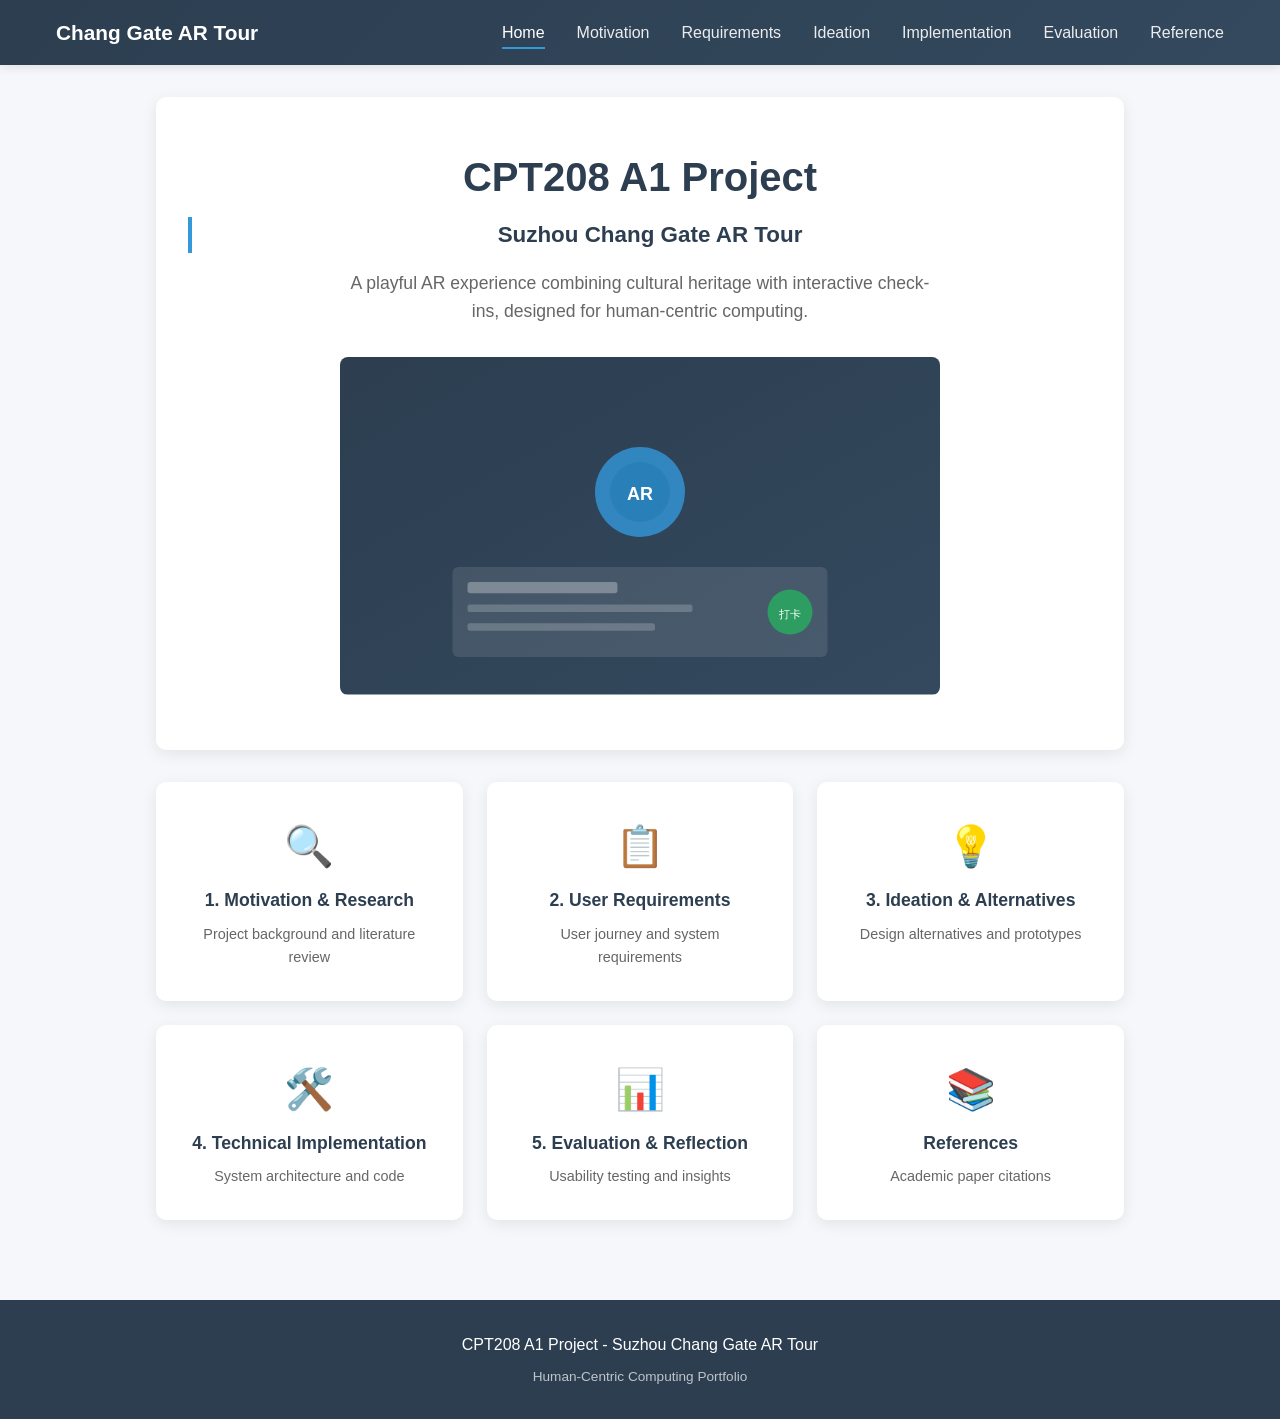
<file: index.html>
<!DOCTYPE html>
<html lang="en">
<head>
  <meta charset="UTF-8">
  <meta name="viewport" content="width=device-width, initial-scale=1.0">
  <title>Chang Gate AR Tour - Portfolio</title>
  <link rel="stylesheet" href="style.css">
</head>
<body>
  <nav class="navbar">
    <div class="navbar-container">
      <a href="index.html" class="navbar-logo">Chang Gate AR Tour</a>
      <button class="navbar-toggle" aria-label="Toggle menu">
        <span></span>
        <span></span>
        <span></span>
      </button>
      <ul class="navbar-menu">
        <li><a href="index.html" class="navbar-link active">Home</a></li>
        <li><a href="motivation.html" class="navbar-link">Motivation</a></li>
        <li><a href="requirements.html" class="navbar-link">Requirements</a></li>
        <li><a href="ideation.html" class="navbar-link">Ideation</a></li>
        <li><a href="implementation.html" class="navbar-link">Implementation</a></li>
        <li><a href="evaluation.html" class="navbar-link">Evaluation</a></li>
        <li><a href="reference.html" class="navbar-link">Reference</a></li>
      </ul>
    </div>
  </nav>

  <div class="container">
    <div class="card hero-card">
      <h1 class="hero-title">CPT208 A1 Project</h1>
      <h2 class="hero-subtitle">Suzhou Chang Gate AR Tour</h2>
      <p class="hero-description">
        A playful AR experience combining cultural heritage with interactive check-ins, 
        designed for human-centric computing.
      </p>
      
      <div class="hero-image">
        <svg viewBox="0 0 800 450" xmlns="http://www.w3.org/2000/svg" style="width: 100%; max-width: 600px; border-radius: 8px;">
          <defs>
            <linearGradient id="heroGrad" x1="0%" y1="0%" x2="100%" y2="100%">
              <stop offset="0%" style="stop-color:#2c3e50"/>
              <stop offset="100%" style="stop-color:#34495e"/>
            </linearGradient>
          </defs>
          <rect width="800" height="450" fill="url(#heroGrad)"/>
          <circle cx="400" cy="180" r="60" fill="#3498db" opacity="0.8"/>
          <circle cx="400" cy="180" r="40" fill="#2980b9"/>
          <text x="400" y="190" text-anchor="middle" fill="white" font-size="24" font-weight="bold">AR</text>
          <rect x="150" y="280" width="500" height="120" rx="8" fill="rgba(255,255,255,0.1)"/>
          <rect x="170" y="300" width="200" height="15" rx="4" fill="rgba(255,255,255,0.3)"/>
          <rect x="170" y="330" width="300" height="10" rx="3" fill="rgba(255,255,255,0.2)"/>
          <rect x="170" y="355" width="250" height="10" rx="3" fill="rgba(255,255,255,0.2)"/>
          <circle cx="600" cy="340" r="30" fill="#27ae60" opacity="0.8"/>
          <text x="600" y="348" text-anchor="middle" fill="white" font-size="14">打卡</text>
        </svg>
      </div>
    </div>

    <div class="nav-grid">
      <a href="motivation.html" class="nav-card">
        <div style="font-size: 2.5rem; margin-bottom: 0.5rem;">🔍</div>
        <h3>1. Motivation & Research</h3>
        <p>Project background and literature review</p>
      </a>
      <a href="requirements.html" class="nav-card">
        <div style="font-size: 2.5rem; margin-bottom: 0.5rem;">📋</div>
        <h3>2. User Requirements</h3>
        <p>User journey and system requirements</p>
      </a>
      <a href="ideation.html" class="nav-card">
        <div style="font-size: 2.5rem; margin-bottom: 0.5rem;">💡</div>
        <h3>3. Ideation & Alternatives</h3>
        <p>Design alternatives and prototypes</p>
      </a>
      <a href="implementation.html" class="nav-card">
        <div style="font-size: 2.5rem; margin-bottom: 0.5rem;">🛠️</div>
        <h3>4. Technical Implementation</h3>
        <p>System architecture and code</p>
      </a>
      <a href="evaluation.html" class="nav-card">
        <div style="font-size: 2.5rem; margin-bottom: 0.5rem;">📊</div>
        <h3>5. Evaluation & Reflection</h3>
        <p>Usability testing and insights</p>
      </a>
      <a href="reference.html" class="nav-card">
        <div style="font-size: 2.5rem; margin-bottom: 0.5rem;">📚</div>
        <h3>References</h3>
        <p>Academic paper citations</p>
      </a>
    </div>
  </div>

  <footer class="footer">
    <p>CPT208 A1 Project - Suzhou Chang Gate AR Tour</p>
    <p style="font-size: 0.85rem; opacity: 0.7; margin-top: 0.5rem;">Human-Centric Computing Portfolio</p>
  </footer>

  <script>
    document.querySelector('.navbar-toggle').addEventListener('click', function() {
      this.classList.toggle('active');
      document.querySelector('.navbar-menu').classList.toggle('active');
    });
  </script>
</body>
</html>
</file>
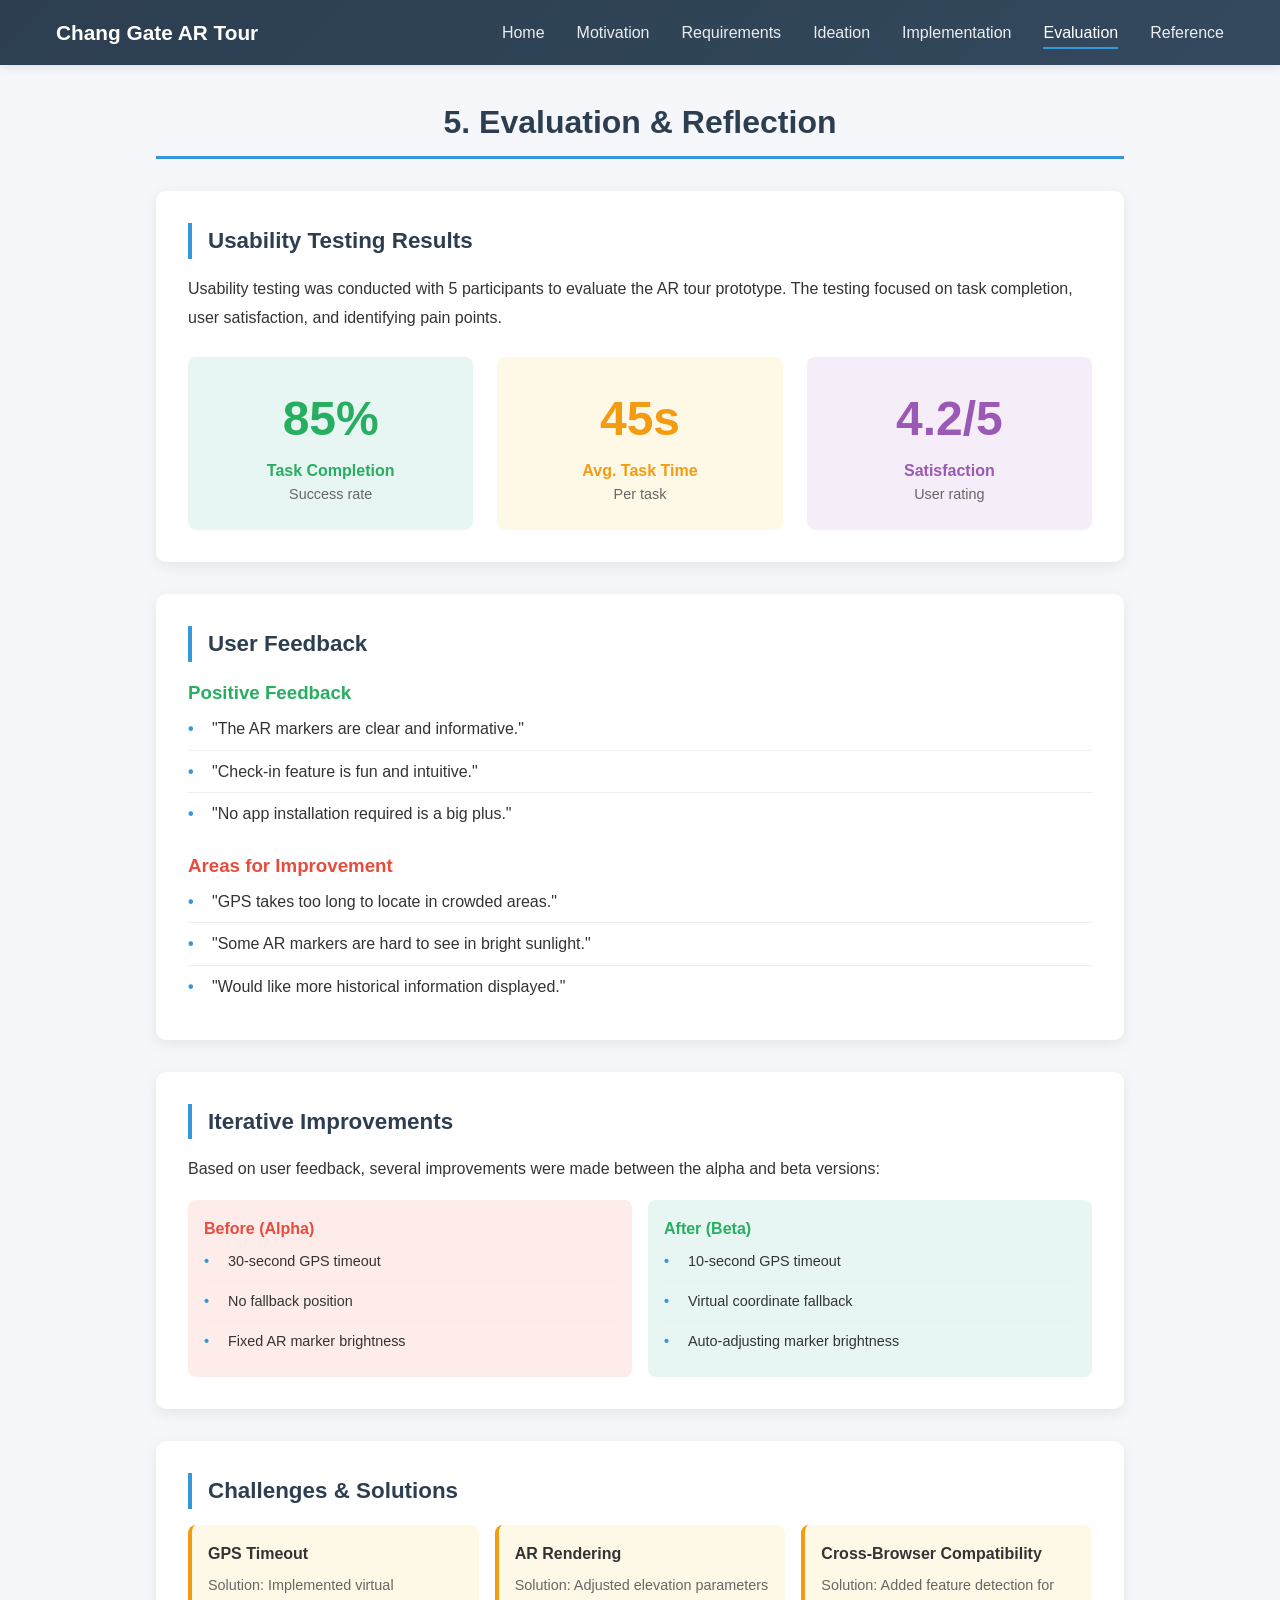
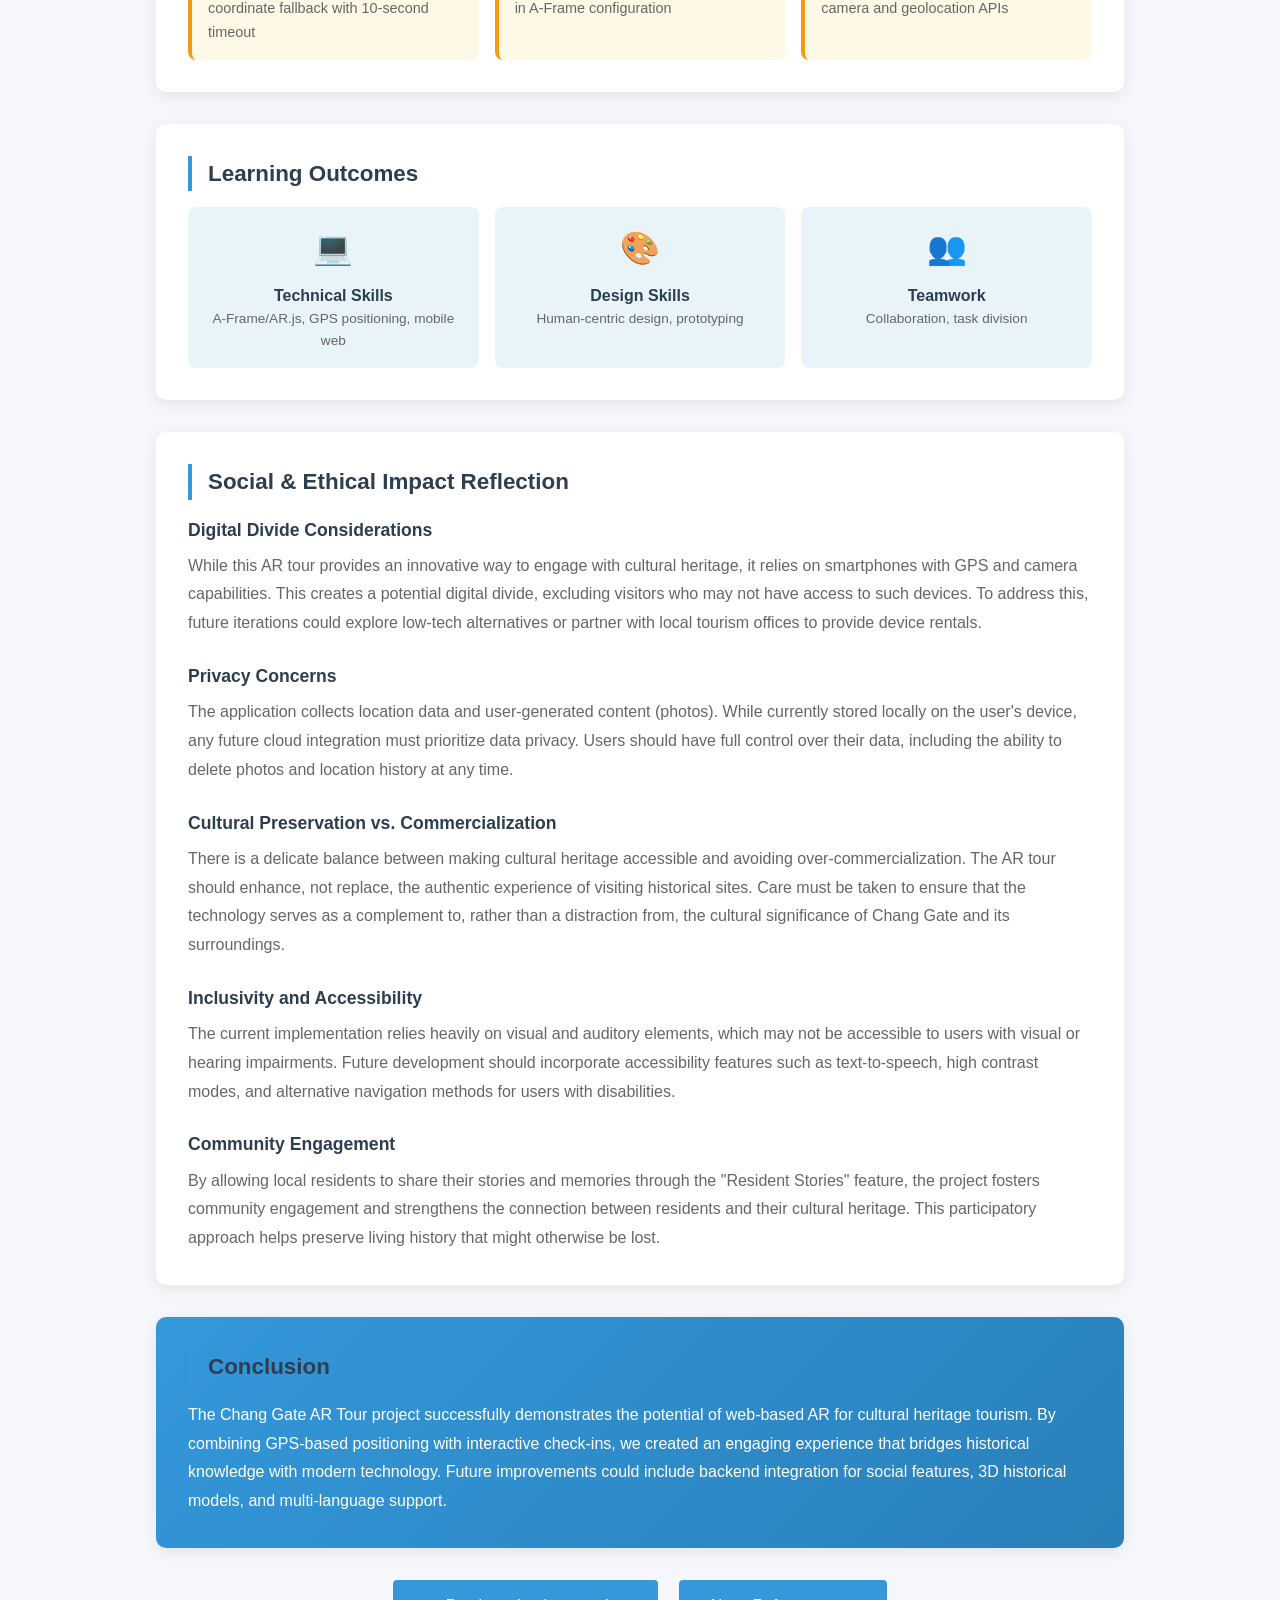
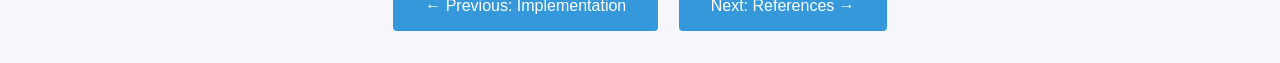
<file: evaluation.html>
<!DOCTYPE html>
<html lang="en">
<head>
  <meta charset="UTF-8">
  <meta name="viewport" content="width=device-width, initial-scale=1.0">
  <title>Evaluation & Reflection - Chang Gate AR Tour</title>
  <link rel="stylesheet" href="style.css">
</head>
<body>
  <nav class="navbar">
    <div class="navbar-container">
      <a href="index.html" class="navbar-logo">Chang Gate AR Tour</a>
      <button class="navbar-toggle" aria-label="Toggle menu">
        <span></span>
        <span></span>
        <span></span>
      </button>
      <ul class="navbar-menu">
        <li><a href="index.html" class="navbar-link">Home</a></li>
        <li><a href="motivation.html" class="navbar-link">Motivation</a></li>
        <li><a href="requirements.html" class="navbar-link">Requirements</a></li>
        <li><a href="ideation.html" class="navbar-link">Ideation</a></li>
        <li><a href="implementation.html" class="navbar-link">Implementation</a></li>
        <li><a href="evaluation.html" class="navbar-link active">Evaluation</a></li>
        <li><a href="reference.html" class="navbar-link">Reference</a></li>
      </ul>
    </div>
  </nav>

  <div class="container">
    <h1 class="section-title">5. Evaluation & Reflection</h1>

    <div class="card">
      <h2>Usability Testing Results</h2>
      <p style="line-height: 1.8; margin-bottom: 1.5rem;">
        Usability testing was conducted with 5 participants to evaluate the AR tour prototype. 
        The testing focused on task completion, user satisfaction, and identifying pain points.
      </p>
      
      <div style="display: grid; grid-template-columns: repeat(auto-fit, minmax(200px, 1fr)); gap: 1.5rem;">
        <div style="text-align: center; padding: 1.5rem; background: #e8f6f3; border-radius: 8px;">
          <div style="font-size: 3rem; font-weight: bold; color: #27ae60;">85%</div>
          <p style="color: #27ae60; font-weight: bold;">Task Completion</p>
          <p style="font-size: 0.9rem; color: #666;">Success rate</p>
        </div>
        <div style="text-align: center; padding: 1.5rem; background: #fef9e7; border-radius: 8px;">
          <div style="font-size: 3rem; font-weight: bold; color: #f39c12;">45s</div>
          <p style="color: #f39c12; font-weight: bold;">Avg. Task Time</p>
          <p style="font-size: 0.9rem; color: #666;">Per task</p>
        </div>
        <div style="text-align: center; padding: 1.5rem; background: #f5eef8; border-radius: 8px;">
          <div style="font-size: 3rem; font-weight: bold; color: #9b59b6;">4.2/5</div>
          <p style="color: #9b59b6; font-weight: bold;">Satisfaction</p>
          <p style="font-size: 0.9rem; color: #666;">User rating</p>
        </div>
      </div>
    </div>

    <div class="card">
      <h2>User Feedback</h2>
      
      <div style="margin-top: 1rem;">
        <h3 style="color: #27ae60;">Positive Feedback</h3>
        <ul class="list">
          <li>"The AR markers are clear and informative."</li>
          <li>"Check-in feature is fun and intuitive."</li>
          <li>"No app installation required is a big plus."</li>
        </ul>
      </div>

      <div style="margin-top: 1rem;">
        <h3 style="color: #e74c3c;">Areas for Improvement</h3>
        <ul class="list">
          <li>"GPS takes too long to locate in crowded areas."</li>
          <li>"Some AR markers are hard to see in bright sunlight."</li>
          <li>"Would like more historical information displayed."</li>
        </ul>
      </div>
    </div>

    <div class="card">
      <h2>Iterative Improvements</h2>
      <p style="line-height: 1.8; margin-bottom: 1rem;">
        Based on user feedback, several improvements were made between the alpha and beta versions:
      </p>
      
      <div style="display: grid; grid-template-columns: 1fr 1fr; gap: 1rem;">
        <div style="background: #fdecea; padding: 1rem; border-radius: 8px;">
          <h4 style="color: #e74c3c;">Before (Alpha)</h4>
          <ul class="list" style="font-size: 0.9rem;">
            <li>30-second GPS timeout</li>
            <li>No fallback position</li>
            <li>Fixed AR marker brightness</li>
          </ul>
        </div>
        <div style="background: #e8f6f3; padding: 1rem; border-radius: 8px;">
          <h4 style="color: #27ae60;">After (Beta)</h4>
          <ul class="list" style="font-size: 0.9rem;">
            <li>10-second GPS timeout</li>
            <li>Virtual coordinate fallback</li>
            <li>Auto-adjusting marker brightness</li>
          </ul>
        </div>
      </div>
    </div>

    <div class="card">
      <h2>Challenges & Solutions</h2>
      <div style="display: grid; grid-template-columns: repeat(auto-fit, minmax(250px, 1fr)); gap: 1rem;">
        <div style="background: #fef9e7; padding: 1rem; border-radius: 8px; border-left: 4px solid #f39c12;">
          <h4>GPS Timeout</h4>
          <p style="font-size: 0.9rem; color: #666; margin-top: 0.5rem;">
            Solution: Implemented virtual coordinate fallback with 10-second timeout
          </p>
        </div>
        <div style="background: #fef9e7; padding: 1rem; border-radius: 8px; border-left: 4px solid #f39c12;">
          <h4>AR Rendering</h4>
          <p style="font-size: 0.9rem; color: #666; margin-top: 0.5rem;">
            Solution: Adjusted elevation parameters in A-Frame configuration
          </p>
        </div>
        <div style="background: #fef9e7; padding: 1rem; border-radius: 8px; border-left: 4px solid #f39c12;">
          <h4>Cross-Browser Compatibility</h4>
          <p style="font-size: 0.9rem; color: #666; margin-top: 0.5rem;">
            Solution: Added feature detection for camera and geolocation APIs
          </p>
        </div>
      </div>
    </div>

    <div class="card">
      <h2>Learning Outcomes</h2>
      <div style="display: grid; grid-template-columns: repeat(auto-fit, minmax(200px, 1fr)); gap: 1rem;">
        <div style="text-align: center; padding: 1rem; background: #e8f4f8; border-radius: 8px;">
          <div style="font-size: 2rem;">💻</div>
          <h4 style="color: #2c3e50; margin-top: 0.5rem;">Technical Skills</h4>
          <p style="font-size: 0.85rem; color: #666;">A-Frame/AR.js, GPS positioning, mobile web</p>
        </div>
        <div style="text-align: center; padding: 1rem; background: #e8f4f8; border-radius: 8px;">
          <div style="font-size: 2rem;">🎨</div>
          <h4 style="color: #2c3e50; margin-top: 0.5rem;">Design Skills</h4>
          <p style="font-size: 0.85rem; color: #666;">Human-centric design, prototyping</p>
        </div>
        <div style="text-align: center; padding: 1rem; background: #e8f4f8; border-radius: 8px;">
          <div style="font-size: 2rem;">👥</div>
          <h4 style="color: #2c3e50; margin-top: 0.5rem;">Teamwork</h4>
          <p style="font-size: 0.85rem; color: #666;">Collaboration, task division</p>
        </div>
      </div>
    </div>

    <div class="card">
      <h2>Social & Ethical Impact Reflection</h2>
      <div style="margin-top: 1rem;">
        <h3 style="color: #2c3e50; font-size: 1.1rem;">Digital Divide Considerations</h3>
        <p style="line-height: 1.8; margin-top: 0.5rem; color: #666;">
          While this AR tour provides an innovative way to engage with cultural heritage, it relies on 
          smartphones with GPS and camera capabilities. This creates a potential digital divide, 
          excluding visitors who may not have access to such devices. To address this, future iterations 
          could explore low-tech alternatives or partner with local tourism offices to provide device rentals.
        </p>
      </div>
      
      <div style="margin-top: 1.5rem;">
        <h3 style="color: #2c3e50; font-size: 1.1rem;">Privacy Concerns</h3>
        <p style="line-height: 1.8; margin-top: 0.5rem; color: #666;">
          The application collects location data and user-generated content (photos). While 
          currently stored locally on the user's device, any future cloud integration must 
          prioritize data privacy. Users should have full control over their data, including 
          the ability to delete photos and location history at any time.
        </p>
      </div>
      
      <div style="margin-top: 1.5rem;">
        <h3 style="color: #2c3e50; font-size: 1.1rem;">Cultural Preservation vs. Commercialization</h3>
        <p style="line-height: 1.8; margin-top: 0.5rem; color: #666;">
          There is a delicate balance between making cultural heritage accessible and avoiding 
          over-commercialization. The AR tour should enhance, not replace, the authentic 
          experience of visiting historical sites. Care must be taken to ensure that the technology 
          serves as a complement to, rather than a distraction from, the cultural significance 
          of Chang Gate and its surroundings.
        </p>
      </div>
      
      <div style="margin-top: 1.5rem;">
        <h3 style="color: #2c3e50; font-size: 1.1rem;">Inclusivity and Accessibility</h3>
        <p style="line-height: 1.8; margin-top: 0.5rem; color: #666;">
          The current implementation relies heavily on visual and auditory elements, which may 
          not be accessible to users with visual or hearing impairments. Future development 
          should incorporate accessibility features such as text-to-speech, high contrast modes, 
          and alternative navigation methods for users with disabilities.
        </p>
      </div>
      
      <div style="margin-top: 1.5rem;">
        <h3 style="color: #2c3e50; font-size: 1.1rem;">Community Engagement</h3>
        <p style="line-height: 1.8; margin-top: 0.5rem; color: #666;">
          By allowing local residents to share their stories and memories through the "Resident 
          Stories" feature, the project fosters community engagement and strengthens the connection 
          between residents and their cultural heritage. This participatory approach helps preserve 
          living history that might otherwise be lost.
        </p>
      </div>
    </div>

    <div class="card" style="background: linear-gradient(135deg, #3498db, #2980b9); color: white;">
      <h2>Conclusion</h2>
      <p style="line-height: 1.8;">
        The Chang Gate AR Tour project successfully demonstrates the potential of web-based AR 
        for cultural heritage tourism. By combining GPS-based positioning with interactive 
        check-ins, we created an engaging experience that bridges historical knowledge with 
        modern technology. Future improvements could include backend integration for social 
        features, 3D historical models, and multi-language support.
      </p>
    </div>

    <div style="text-align: center; margin-top: 2rem;">
      <a href="implementation.html" style="display: inline-block; padding: 0.8rem 2rem; background: #3498db; color: white; text-decoration: none; border-radius: 4px; margin-right: 1rem;">
        ← Previous: Implementation
      </a>
      <a href="reference.html" style="display: inline-block; padding: 0.8rem 2rem; background: #3498db; color: white; text-decoration: none; border-radius: 4px;">
        Next: References →
      </a>
    </div>
  </div>

  <script>
    document.querySelector('.navbar-toggle').addEventListener('click', function() {
      this.classList.toggle('active');
      document.querySelector('.navbar-menu').classList.toggle('active');
    });
  </script>
</body>
</html>
</file>
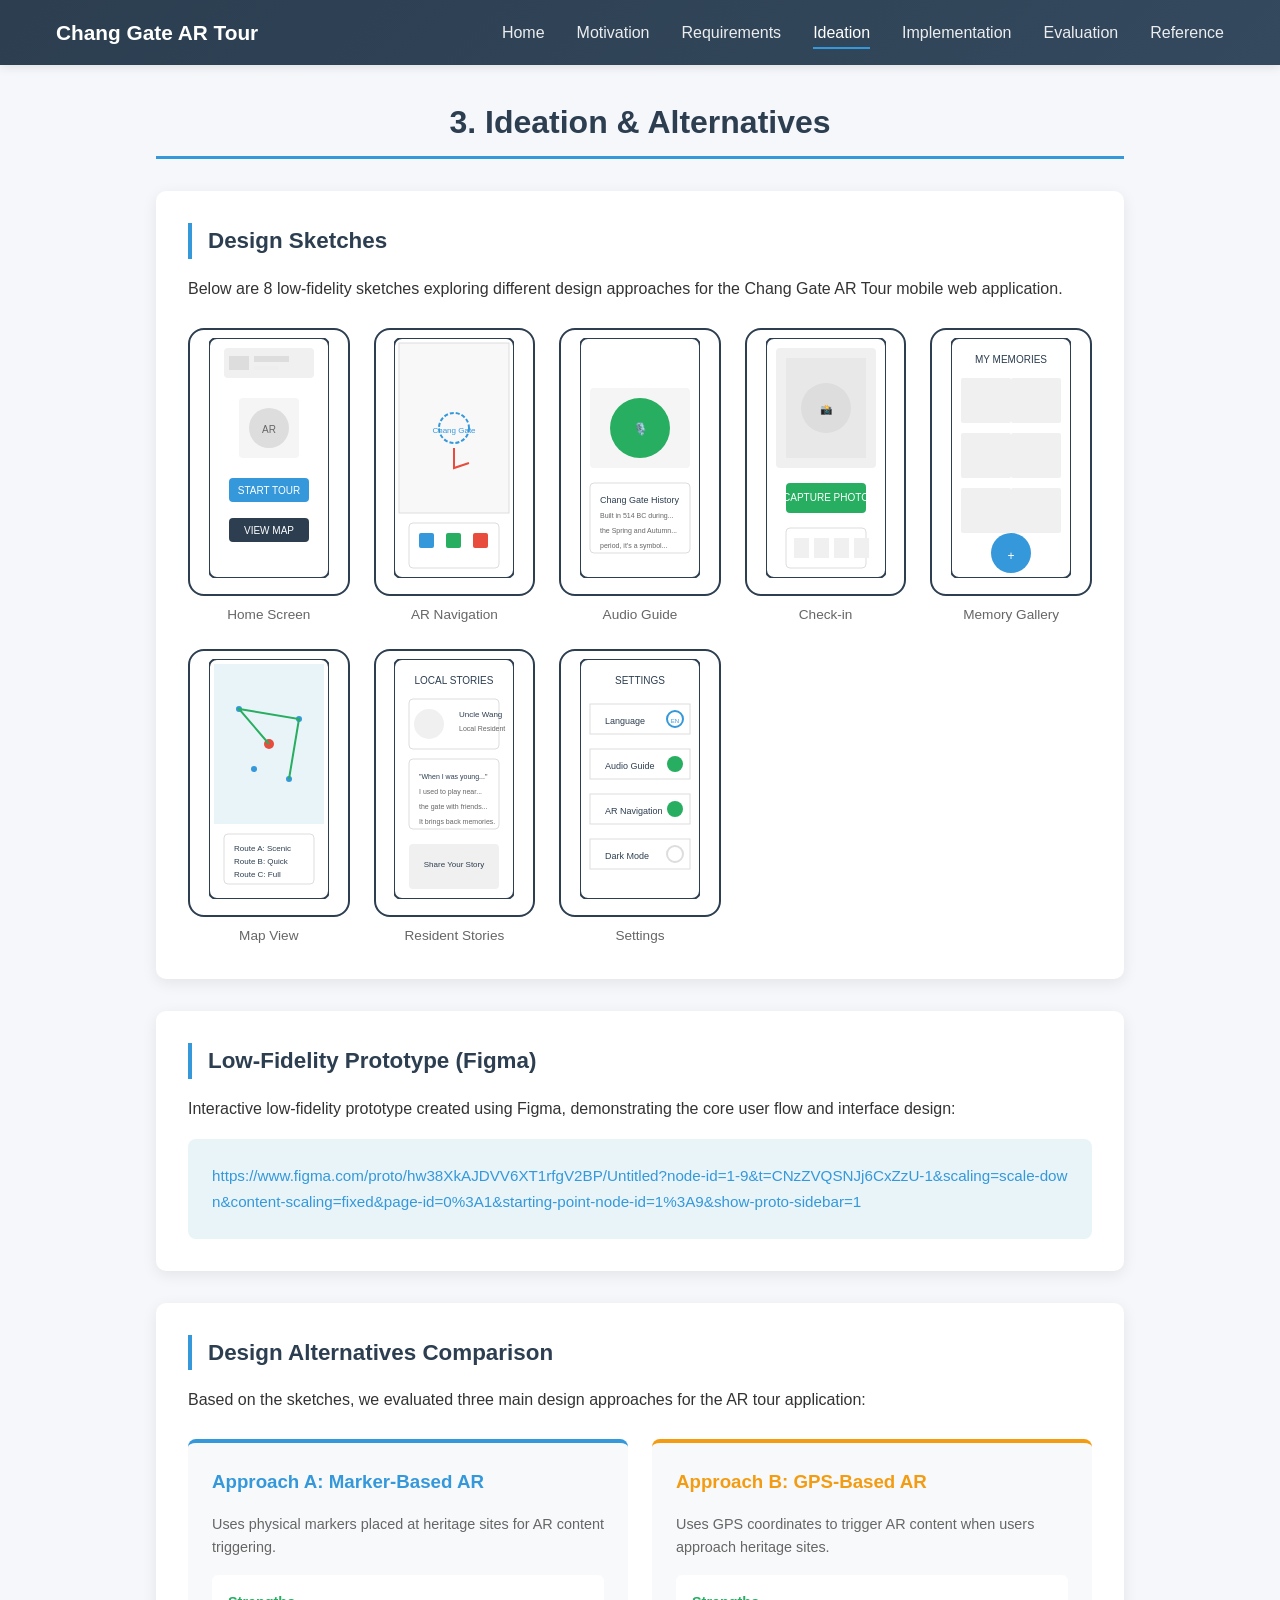
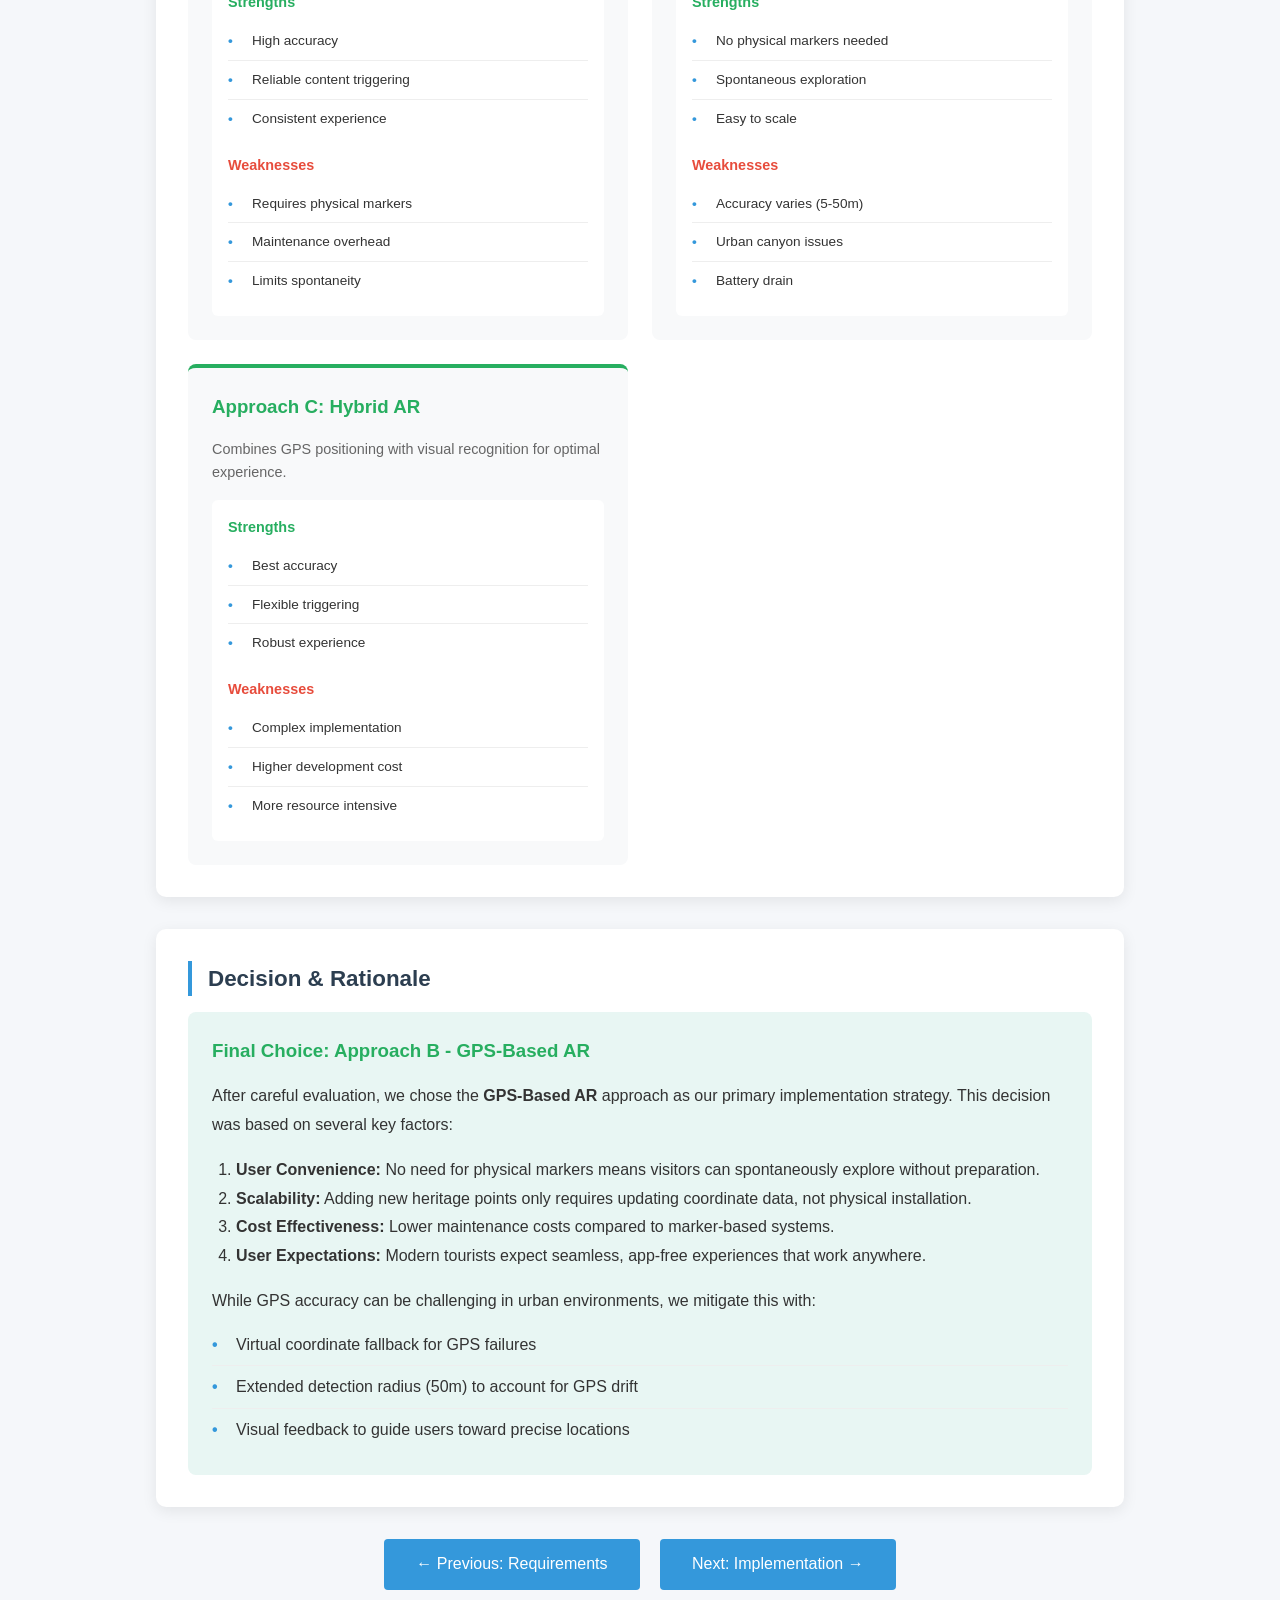
<file: ideation.html>
<!DOCTYPE html>
<html lang="en">
<head>
  <meta charset="UTF-8">
  <meta name="viewport" content="width=device-width, initial-scale=1.0">
  <title>Ideation & Alternatives - Chang Gate AR Tour</title>
  <link rel="stylesheet" href="style.css">
</head>
<body>
  <nav class="navbar">
    <div class="navbar-container">
      <a href="index.html" class="navbar-logo">Chang Gate AR Tour</a>
      <button class="navbar-toggle" aria-label="Toggle menu">
        <span></span>
        <span></span>
        <span></span>
      </button>
      <ul class="navbar-menu">
        <li><a href="index.html" class="navbar-link">Home</a></li>
        <li><a href="motivation.html" class="navbar-link">Motivation</a></li>
        <li><a href="requirements.html" class="navbar-link">Requirements</a></li>
        <li><a href="ideation.html" class="navbar-link active">Ideation</a></li>
        <li><a href="implementation.html" class="navbar-link">Implementation</a></li>
        <li><a href="evaluation.html" class="navbar-link">Evaluation</a></li>
        <li><a href="reference.html" class="navbar-link">Reference</a></li>
      </ul>
    </div>
  </nav>

  <div class="container">
    <h1 class="section-title">3. Ideation & Alternatives</h1>

    <div class="card">
      <h2>Design Sketches</h2>
      <p style="line-height: 1.8; margin-bottom: 1.5rem;">
        Below are 8 low-fidelity sketches exploring different design approaches for the Chang Gate AR Tour mobile web application.
      </p>
      
      <div style="display: grid; grid-template-columns: repeat(auto-fit, minmax(140px, 1fr)); gap: 1.5rem;">
        <!-- Sketch 1: Home Screen -->
        <div style="text-align: center;">
          <div style="border: 2px solid #2c3e50; border-radius: 16px; padding: 8px; background: white;">
            <svg viewBox="0 0 120 240" style="width: 120px; height: 240px;">
              <rect width="120" height="240" fill="white" stroke="#2c3e50" stroke-width="2" rx="8"/>
              <rect x="15" y="10" width="90" height="30" fill="#f0f0f0" rx="4"/>
              <rect x="20" y="18" width="20" height="14" fill="#ddd"/>
              <rect x="45" y="18" width="35" height="6" fill="#ddd"/>
              <rect x="45" y="28" width="25" height="4" fill="#eee"/>
              <rect x="30" y="60" width="60" height="60" fill="#f5f5f5" rx="4"/>
              <circle cx="60" cy="90" r="20" fill="#ddd"/>
              <text x="60" y="95" text-anchor="middle" font-size="10" fill="#666">AR</text>
              <rect x="20" y="140" width="80" height="24" fill="#3498db" rx="4"/>
              <text x="60" y="156" text-anchor="middle" font-size="10" fill="white">START TOUR</text>
              <rect x="20" y="180" width="80" height="24" fill="#2c3e50" rx="4"/>
              <text x="60" y="196" text-anchor="middle" font-size="10" fill="white">VIEW MAP</text>
            </svg>
          </div>
          <p style="font-size: 0.85rem; color: #666; margin-top: 0.5rem;">Home Screen</p>
        </div>
        
        <!-- Sketch 2: AR View -->
        <div style="text-align: center;">
          <div style="border: 2px solid #2c3e50; border-radius: 16px; padding: 8px; background: white;">
            <svg viewBox="0 0 120 240" style="width: 120px; height: 240px;">
              <rect width="120" height="240" fill="white" stroke="#2c3e50" stroke-width="2" rx="8"/>
              <rect x="5" y="5" width="110" height="170" fill="#f8f8f8" stroke="#ddd"/>
              <circle cx="60" cy="90" r="15" fill="none" stroke="#3498db" stroke-width="2" stroke-dasharray="4,2"/>
              <text x="60" y="95" text-anchor="middle" font-size="8" fill="#3498db">Chang Gate</text>
              <path d="M60 110 L60 130 L75 125" fill="none" stroke="#e74c3c" stroke-width="2" marker-end="url(#arrow)"/>
              <rect x="15" y="185" width="90" height="45" fill="#fff" stroke="#ddd" rx="4"/>
              <rect x="25" y="195" width="15" height="15" fill="#3498db" rx="2"/>
              <rect x="52" y="195" width="15" height="15" fill="#27ae60" rx="2"/>
              <rect x="79" y="195" width="15" height="15" fill="#e74c3c" rx="2"/>
            </svg>
          </div>
          <p style="font-size: 0.85rem; color: #666; margin-top: 0.5rem;">AR Navigation</p>
        </div>
        
        <!-- Sketch 3: Audio Guide -->
        <div style="text-align: center;">
          <div style="border: 2px solid #2c3e50; border-radius: 16px; padding: 8px; background: white;">
            <svg viewBox="0 0 120 240" style="width: 120px; height: 240px;">
              <rect width="120" height="240" fill="white" stroke="#2c3e50" stroke-width="2" rx="8"/>
              <rect x="10" y="50" width="100" height="80" fill="#f5f5f5" rx="4"/>
              <circle cx="60" cy="90" r="30" fill="#27ae60"/>
              <text x="60" y="95" text-anchor="middle" font-size="12" fill="white">🎙️</text>
              <rect x="10" y="145" width="100" height="70" fill="#fff" stroke="#ddd" rx="4"/>
              <text x="20" y="165" font-size="9" fill="#2c3e50">Chang Gate History</text>
              <text x="20" y="180" font-size="7" fill="#666">Built in 514 BC during...</text>
              <text x="20" y="195" font-size="7" fill="#666">the Spring and Autumn...</text>
              <text x="20" y="210" font-size="7" fill="#666">period, it's a symbol...</text>
            </svg>
          </div>
          <p style="font-size: 0.85rem; color: #666; margin-top: 0.5rem;">Audio Guide</p>
        </div>
        
        <!-- Sketch 4: Check-in Screen -->
        <div style="text-align: center;">
          <div style="border: 2px solid #2c3e50; border-radius: 16px; padding: 8px; background: white;">
            <svg viewBox="0 0 120 240" style="width: 120px; height: 240px;">
              <rect width="120" height="240" fill="white" stroke="#2c3e50" stroke-width="2" rx="8"/>
              <rect x="10" y="10" width="100" height="120" fill="#f0f0f0" rx="4"/>
              <rect x="20" y="20" width="80" height="100" fill="#e8e8e8"/>
              <circle cx="60" cy="70" r="25" fill="#ddd"/>
              <text x="60" y="75" text-anchor="middle" font-size="10" fill="#666">📸</text>
              <rect x="20" y="145" width="80" height="30" fill="#27ae60" rx="4"/>
              <text x="60" y="163" text-anchor="middle" font-size="10" fill="white">CAPTURE PHOTO</text>
              <rect x="20" y="190" width="80" height="40" fill="#fff" stroke="#ddd" rx="4"/>
              <rect x="28" y="200" width="15" height="20" fill="#f0f0f0"/>
              <rect x="48" y="200" width="15" height="20" fill="#f0f0f0"/>
              <rect x="68" y="200" width="15" height="20" fill="#f0f0f0"/>
              <rect x="88" y="200" width="15" height="20" fill="#f0f0f0"/>
            </svg>
          </div>
          <p style="font-size: 0.85rem; color: #666; margin-top: 0.5rem;">Check-in</p>
        </div>
        
        <!-- Sketch 5: Memory Gallery -->
        <div style="text-align: center;">
          <div style="border: 2px solid #2c3e50; border-radius: 16px; padding: 8px; background: white;">
            <svg viewBox="0 0 120 240" style="width: 120px; height: 240px;">
              <rect width="120" height="240" fill="white" stroke="#2c3e50" stroke-width="2" rx="8"/>
              <text x="60" y="25" text-anchor="middle" font-size="10" fill="#2c3e50">MY MEMORIES</text>
              <rect x="10" y="40" width="50" height="45" fill="#f0f0f0" rx="2"/>
              <rect x="60" y="40" width="50" height="45" fill="#f0f0f0" rx="2"/>
              <rect x="10" y="95" width="50" height="45" fill="#f0f0f0" rx="2"/>
              <rect x="60" y="95" width="50" height="45" fill="#f0f0f0" rx="2"/>
              <rect x="10" y="150" width="50" height="45" fill="#f0f0f0" rx="2"/>
              <rect x="60" y="150" width="50" height="45" fill="#f0f0f0" rx="2"/>
              <circle cx="60" cy="215" r="20" fill="#3498db"/>
              <text x="60" y="222" text-anchor="middle" font-size="12" fill="white">+</text>
            </svg>
          </div>
          <p style="font-size: 0.85rem; color: #666; margin-top: 0.5rem;">Memory Gallery</p>
        </div>
        
        <!-- Sketch 6: Map View -->
        <div style="text-align: center;">
          <div style="border: 2px solid #2c3e50; border-radius: 16px; padding: 8px; background: white;">
            <svg viewBox="0 0 120 240" style="width: 120px; height: 240px;">
              <rect width="120" height="240" fill="white" stroke="#2c3e50" stroke-width="2" rx="8"/>
              <rect x="5" y="5" width="110" height="160" fill="#e8f4f8"/>
              <circle cx="60" cy="85" r="5" fill="#e74c3c"/>
              <circle cx="30" cy="50" r="3" fill="#3498db"/>
              <circle cx="90" cy="60" r="3" fill="#3498db"/>
              <circle cx="45" cy="110" r="3" fill="#3498db"/>
              <circle cx="80" cy="120" r="3" fill="#3498db"/>
              <path d="M60 85 L30 50 L90 60 L80 120" fill="none" stroke="#27ae60" stroke-width="2"/>
              <rect x="15" y="175" width="90" height="50" fill="#fff" stroke="#ddd" rx="4"/>
              <text x="25" y="192" font-size="8" fill="#2c3e50">Route A: Scenic</text>
              <text x="25" y="205" font-size="8" fill="#2c3e50">Route B: Quick</text>
              <text x="25" y="218" font-size="8" fill="#2c3e50">Route C: Full</text>
            </svg>
          </div>
          <p style="font-size: 0.85rem; color: #666; margin-top: 0.5rem;">Map View</p>
        </div>
        
        <!-- Sketch 7: Resident Story -->
        <div style="text-align: center;">
          <div style="border: 2px solid #2c3e50; border-radius: 16px; padding: 8px; background: white;">
            <svg viewBox="0 0 120 240" style="width: 120px; height: 240px;">
              <rect width="120" height="240" fill="white" stroke="#2c3e50" stroke-width="2" rx="8"/>
              <text x="60" y="25" text-anchor="middle" font-size="10" fill="#2c3e50">LOCAL STORIES</text>
              <rect x="15" y="40" width="90" height="50" fill="#fff" stroke="#ddd" rx="4"/>
              <circle cx="35" cy="65" r="15" fill="#f0f0f0"/>
              <text x="65" y="58" font-size="8" fill="#2c3e50">Uncle Wang</text>
              <text x="65" y="72" font-size="7" fill="#666">Local Resident</text>
              <rect x="15" y="100" width="90" height="70" fill="#fff" stroke="#ddd" rx="4"/>
              <text x="25" y="120" font-size="7" fill="#2c3e50">"When I was young..."</text>
              <text x="25" y="135" font-size="7" fill="#666">I used to play near...</text>
              <text x="25" y="150" font-size="7" fill="#666">the gate with friends...</text>
              <text x="25" y="165" font-size="7" fill="#666">It brings back memories.</text>
              <rect x="15" y="185" width="90" height="45" fill="#f0f0f0" rx="4"/>
              <text x="60" y="208" text-anchor="middle" font-size="8" fill="#2c3e50">Share Your Story</text>
            </svg>
          </div>
          <p style="font-size: 0.85rem; color: #666; margin-top: 0.5rem;">Resident Stories</p>
        </div>
        
        <!-- Sketch 8: Settings -->
        <div style="text-align: center;">
          <div style="border: 2px solid #2c3e50; border-radius: 16px; padding: 8px; background: white;">
            <svg viewBox="0 0 120 240" style="width: 120px; height: 240px;">
              <rect width="120" height="240" fill="white" stroke="#2c3e50" stroke-width="2" rx="8"/>
              <text x="60" y="25" text-anchor="middle" font-size="10" fill="#2c3e50">SETTINGS</text>
              <rect x="10" y="45" width="100" height="30" fill="#fff" stroke="#ddd"/>
              <text x="25" y="65" font-size="9" fill="#2c3e50">Language</text>
              <circle cx="95" cy="60" r="8" fill="none" stroke="#3498db" stroke-width="2"/>
              <text x="95" y="64" text-anchor="middle" font-size="6" fill="#3498db">EN</text>
              <rect x="10" y="90" width="100" height="30" fill="#fff" stroke="#ddd"/>
              <text x="25" y="110" font-size="9" fill="#2c3e50">Audio Guide</text>
              <circle cx="95" cy="105" r="8" fill="#27ae60"/>
              <rect x="10" y="135" width="100" height="30" fill="#fff" stroke="#ddd"/>
              <text x="25" y="155" font-size="9" fill="#2c3e50">AR Navigation</text>
              <circle cx="95" cy="150" r="8" fill="#27ae60"/>
              <rect x="10" y="180" width="100" height="30" fill="#fff" stroke="#ddd"/>
              <text x="25" y="200" font-size="9" fill="#2c3e50">Dark Mode</text>
              <circle cx="95" cy="195" r="8" fill="none" stroke="#ddd" stroke-width="2"/>
            </svg>
          </div>
          <p style="font-size: 0.85rem; color: #666; margin-top: 0.5rem;">Settings</p>
        </div>
      </div>
    </div>

    <div class="card">
      <h2>Low-Fidelity Prototype (Figma)</h2>
      <p style="line-height: 1.8; margin-bottom: 1rem;">
        Interactive low-fidelity prototype created using Figma, demonstrating the core user flow and interface design:
      </p>
      <div style="background: #e8f4f8; padding: 1.5rem; border-radius: 8px;">
        <a href="https://www.figma.com/proto/hw38XkAJDVV6XT1rfgV2BP/Untitled?node-id=1-9&t=CNzZVQSNJj6CxZzU-1&scaling=scale-down&content-scaling=fixed&page-id=0%3A1&starting-point-node-id=1%3A9&show-proto-sidebar=1" 
           target="_blank" rel="noopener noreferrer"
           style="color: #3498db; text-decoration: none; font-size: 0.95rem; word-break: break-all;">
          https://www.figma.com/proto/hw38XkAJDVV6XT1rfgV2BP/Untitled?node-id=1-9&t=CNzZVQSNJj6CxZzU-1&scaling=scale-down&content-scaling=fixed&page-id=0%3A1&starting-point-node-id=1%3A9&show-proto-sidebar=1
        </a>
      </div>
    </div>

    <div class="card">
      <h2>Design Alternatives Comparison</h2>
      <p style="line-height: 1.8; margin-bottom: 1.5rem;">
        Based on the sketches, we evaluated three main design approaches for the AR tour application:
      </p>
      
      <div style="display: grid; grid-template-columns: repeat(auto-fit, minmax(300px, 1fr)); gap: 1.5rem;">
        <div style="background: #f8f9fa; padding: 1.5rem; border-radius: 8px; border-top: 4px solid #3498db;">
          <h3 style="color: #3498db; margin-bottom: 1rem;">Approach A: Marker-Based AR</h3>
          <p style="font-size: 0.9rem; color: #666; margin-bottom: 1rem;">
            Uses physical markers placed at heritage sites for AR content triggering.
          </p>
          <div style="background: white; padding: 1rem; border-radius: 6px;">
            <h4 style="color: #27ae60; font-size: 0.9rem; margin-bottom: 0.5rem;">Strengths</h4>
            <ul class="list" style="font-size: 0.85rem;">
              <li>High accuracy</li>
              <li>Reliable content triggering</li>
              <li>Consistent experience</li>
            </ul>
            <h4 style="color: #e74c3c; font-size: 0.9rem; margin-bottom: 0.5rem; margin-top: 1rem;">Weaknesses</h4>
            <ul class="list" style="font-size: 0.85rem;">
              <li>Requires physical markers</li>
              <li>Maintenance overhead</li>
              <li>Limits spontaneity</li>
            </ul>
          </div>
        </div>
        
        <div style="background: #f8f9fa; padding: 1.5rem; border-radius: 8px; border-top: 4px solid #f39c12;">
          <h3 style="color: #f39c12; margin-bottom: 1rem;">Approach B: GPS-Based AR</h3>
          <p style="font-size: 0.9rem; color: #666; margin-bottom: 1rem;">
            Uses GPS coordinates to trigger AR content when users approach heritage sites.
          </p>
          <div style="background: white; padding: 1rem; border-radius: 6px;">
            <h4 style="color: #27ae60; font-size: 0.9rem; margin-bottom: 0.5rem;">Strengths</h4>
            <ul class="list" style="font-size: 0.85rem;">
              <li>No physical markers needed</li>
              <li>Spontaneous exploration</li>
              <li>Easy to scale</li>
            </ul>
            <h4 style="color: #e74c3c; font-size: 0.9rem; margin-bottom: 0.5rem; margin-top: 1rem;">Weaknesses</h4>
            <ul class="list" style="font-size: 0.85rem;">
              <li>Accuracy varies (5-50m)</li>
              <li>Urban canyon issues</li>
              <li>Battery drain</li>
            </ul>
          </div>
        </div>
        
        <div style="background: #f8f9fa; padding: 1.5rem; border-radius: 8px; border-top: 4px solid #27ae60;">
          <h3 style="color: #27ae60; margin-bottom: 1rem;">Approach C: Hybrid AR</h3>
          <p style="font-size: 0.9rem; color: #666; margin-bottom: 1rem;">
            Combines GPS positioning with visual recognition for optimal experience.
          </p>
          <div style="background: white; padding: 1rem; border-radius: 6px;">
            <h4 style="color: #27ae60; font-size: 0.9rem; margin-bottom: 0.5rem;">Strengths</h4>
            <ul class="list" style="font-size: 0.85rem;">
              <li>Best accuracy</li>
              <li>Flexible triggering</li>
              <li>Robust experience</li>
            </ul>
            <h4 style="color: #e74c3c; font-size: 0.9rem; margin-bottom: 0.5rem; margin-top: 1rem;">Weaknesses</h4>
            <ul class="list" style="font-size: 0.85rem;">
              <li>Complex implementation</li>
              <li>Higher development cost</li>
              <li>More resource intensive</li>
            </ul>
          </div>
        </div>
      </div>
    </div>

    <div class="card">
      <h2>Decision & Rationale</h2>
      <div style="background: #e8f6f3; padding: 1.5rem; border-radius: 8px;">
        <h3 style="color: #27ae60; margin-bottom: 1rem;">Final Choice: Approach B - GPS-Based AR</h3>
        <p style="line-height: 1.8; margin-bottom: 1rem;">
          After careful evaluation, we chose the <strong>GPS-Based AR</strong> approach as our primary implementation strategy. 
          This decision was based on several key factors:
        </p>
        <ol style="padding-left: 1.5rem; line-height: 1.8;">
          <li><strong>User Convenience:</strong> No need for physical markers means visitors can spontaneously explore without preparation.</li>
          <li><strong>Scalability:</strong> Adding new heritage points only requires updating coordinate data, not physical installation.</li>
          <li><strong>Cost Effectiveness:</strong> Lower maintenance costs compared to marker-based systems.</li>
          <li><strong>User Expectations:</strong> Modern tourists expect seamless, app-free experiences that work anywhere.</li>
        </ol>
        <p style="line-height: 1.8; margin-top: 1rem;">
          While GPS accuracy can be challenging in urban environments, we mitigate this with:
          <ul class="list" style="margin-top: 0.5rem;">
            <li>Virtual coordinate fallback for GPS failures</li>
            <li>Extended detection radius (50m) to account for GPS drift</li>
            <li>Visual feedback to guide users toward precise locations</li>
          </ul>
        </p>
      </div>
    </div>

    <div style="text-align: center; margin-top: 2rem;">
      <a href="requirements.html" style="display: inline-block; padding: 0.8rem 2rem; background: #3498db; color: white; text-decoration: none; border-radius: 4px; margin-right: 1rem;">
        ← Previous: Requirements
      </a>
      <a href="implementation.html" style="display: inline-block; padding: 0.8rem 2rem; background: #3498db; color: white; text-decoration: none; border-radius: 4px;">
        Next: Implementation →
      </a>
    </div>
  </div>

  <script>
    document.querySelector('.navbar-toggle').addEventListener('click', function() {
      this.classList.toggle('active');
      document.querySelector('.navbar-menu').classList.toggle('active');
    });
  </script>
</body>
</html>
</file>
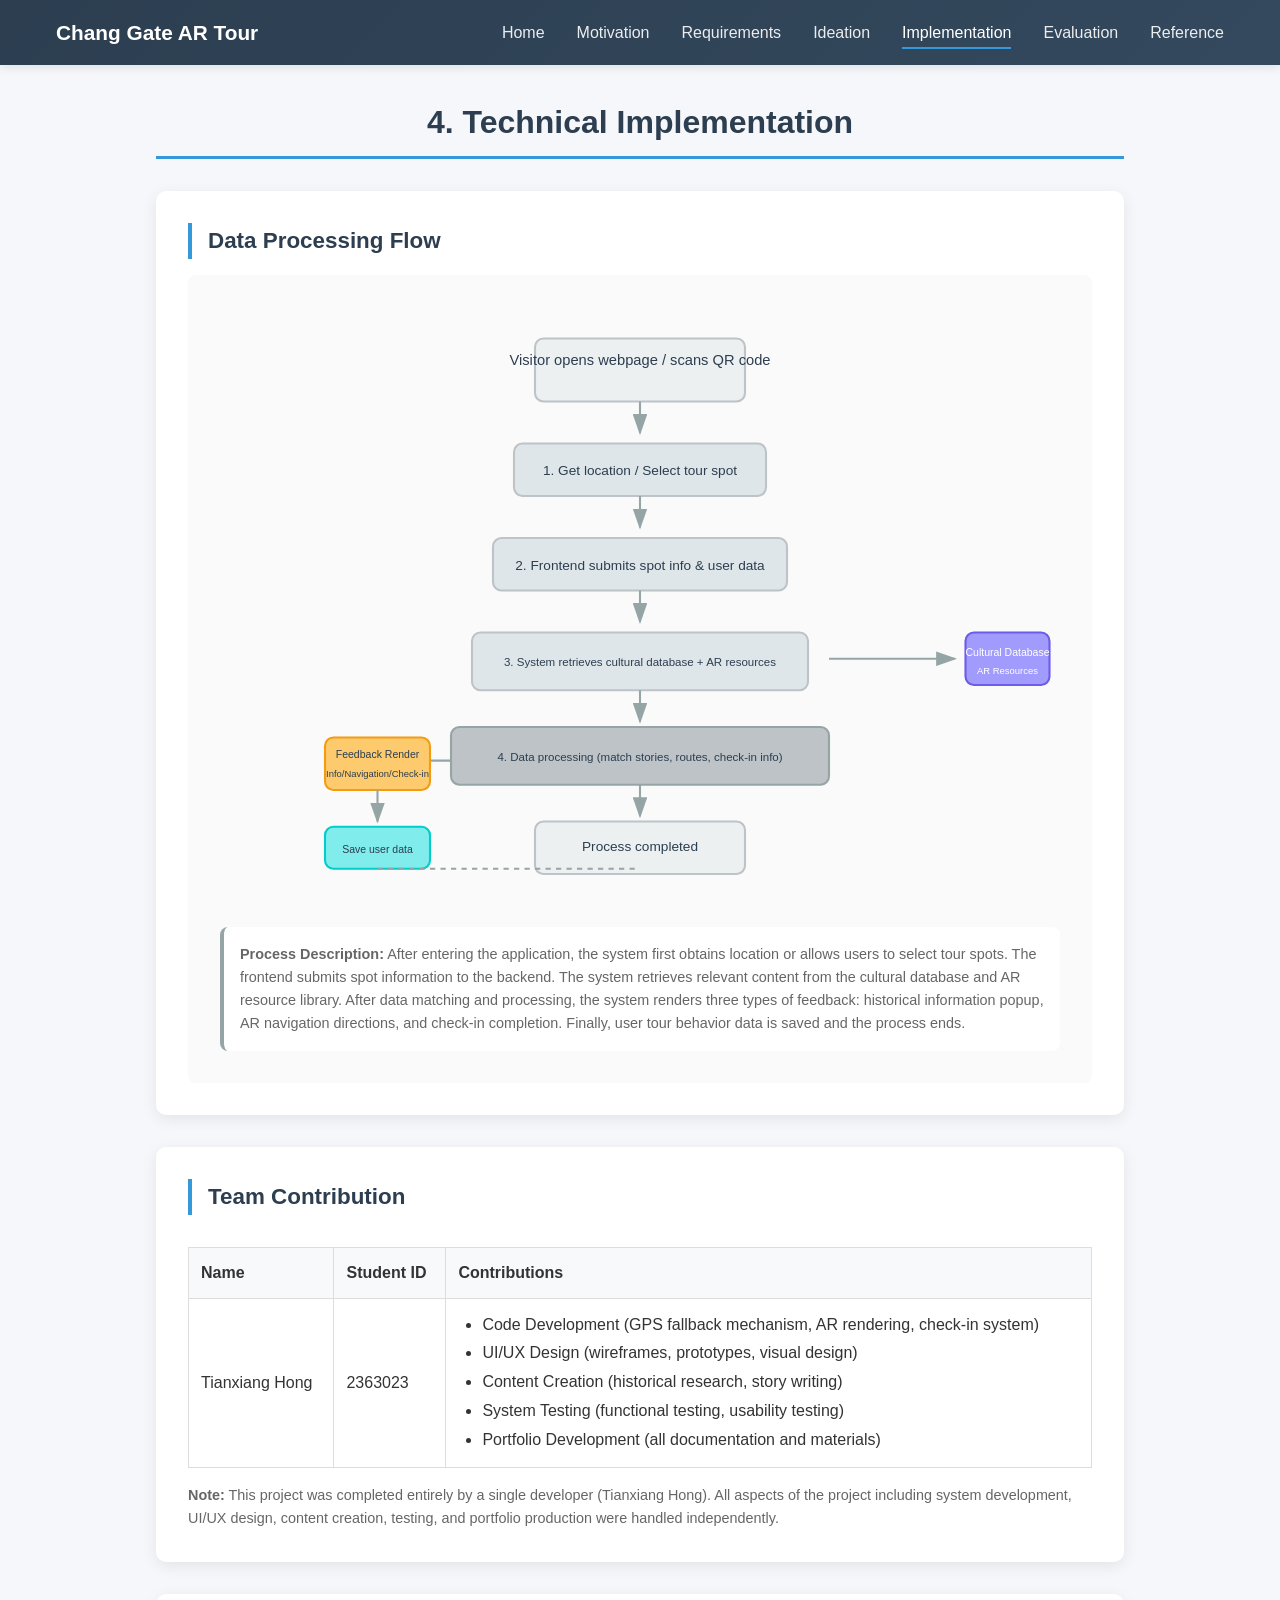
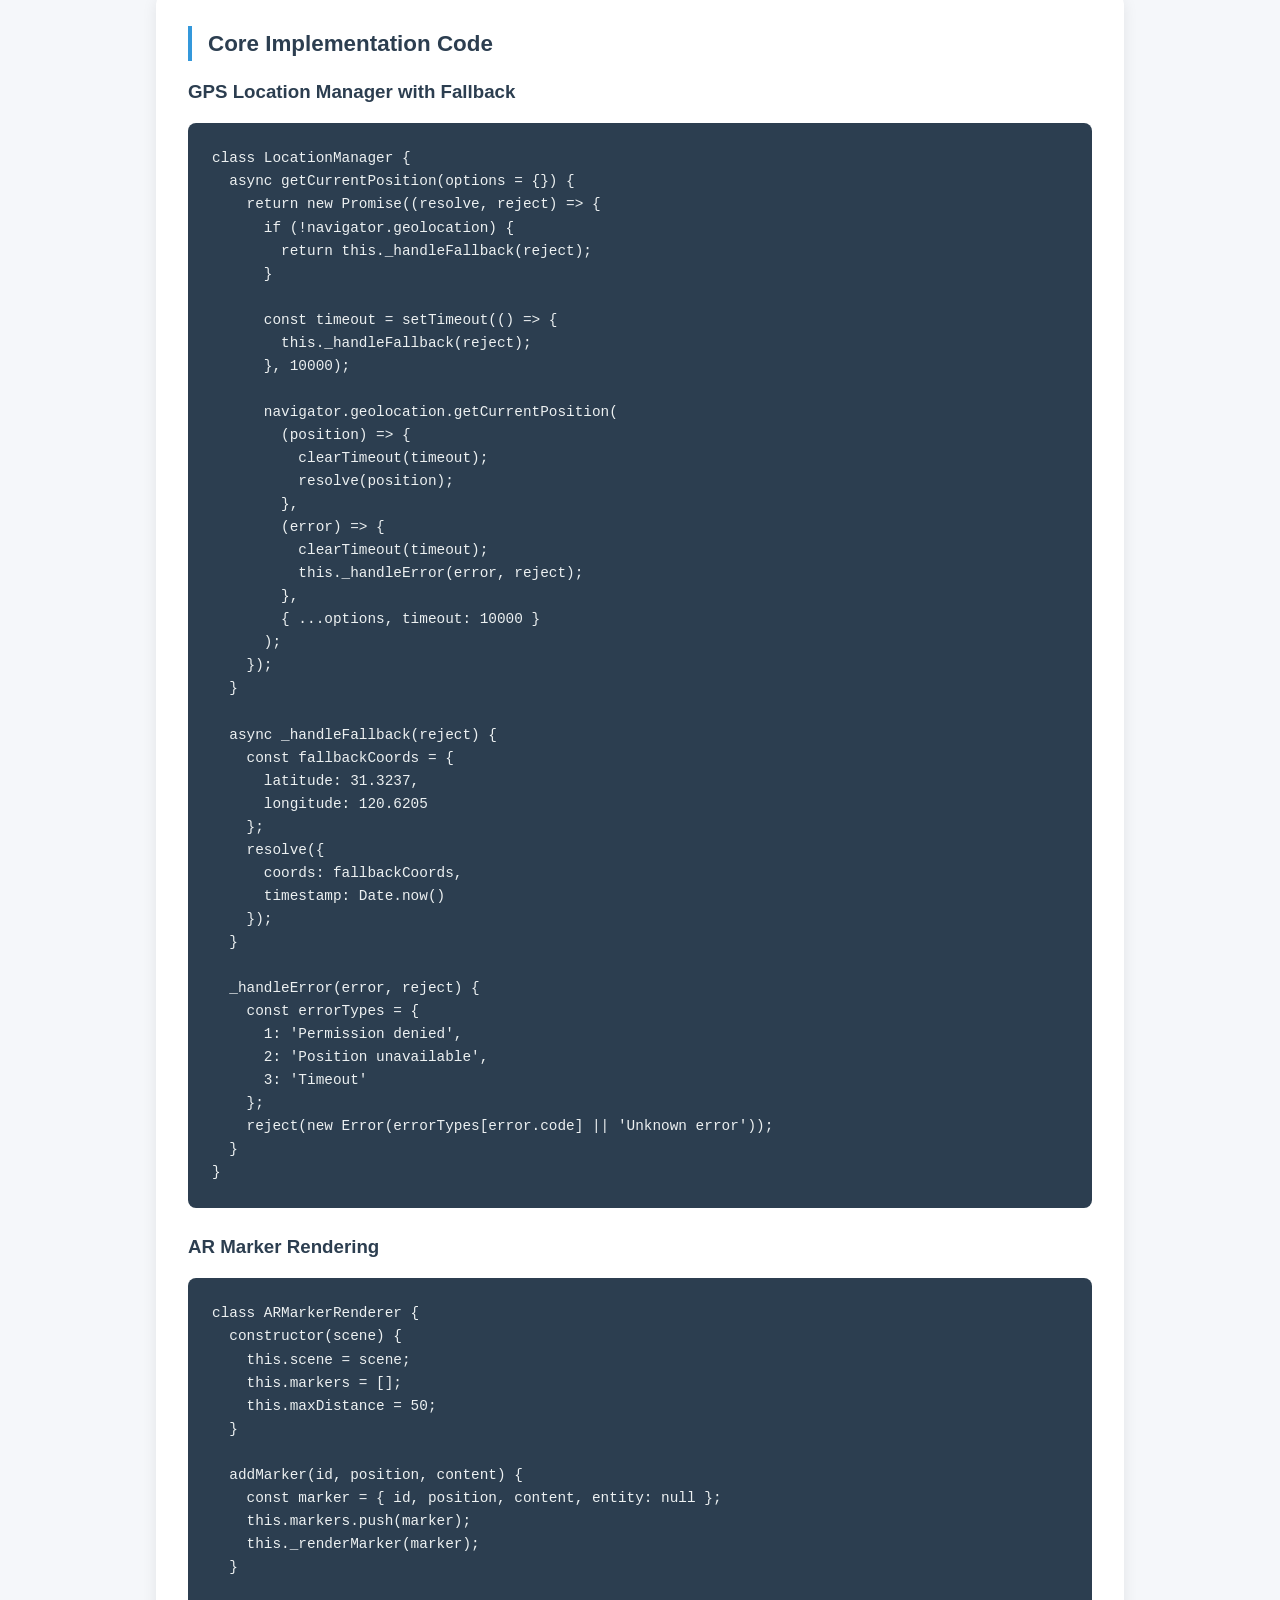
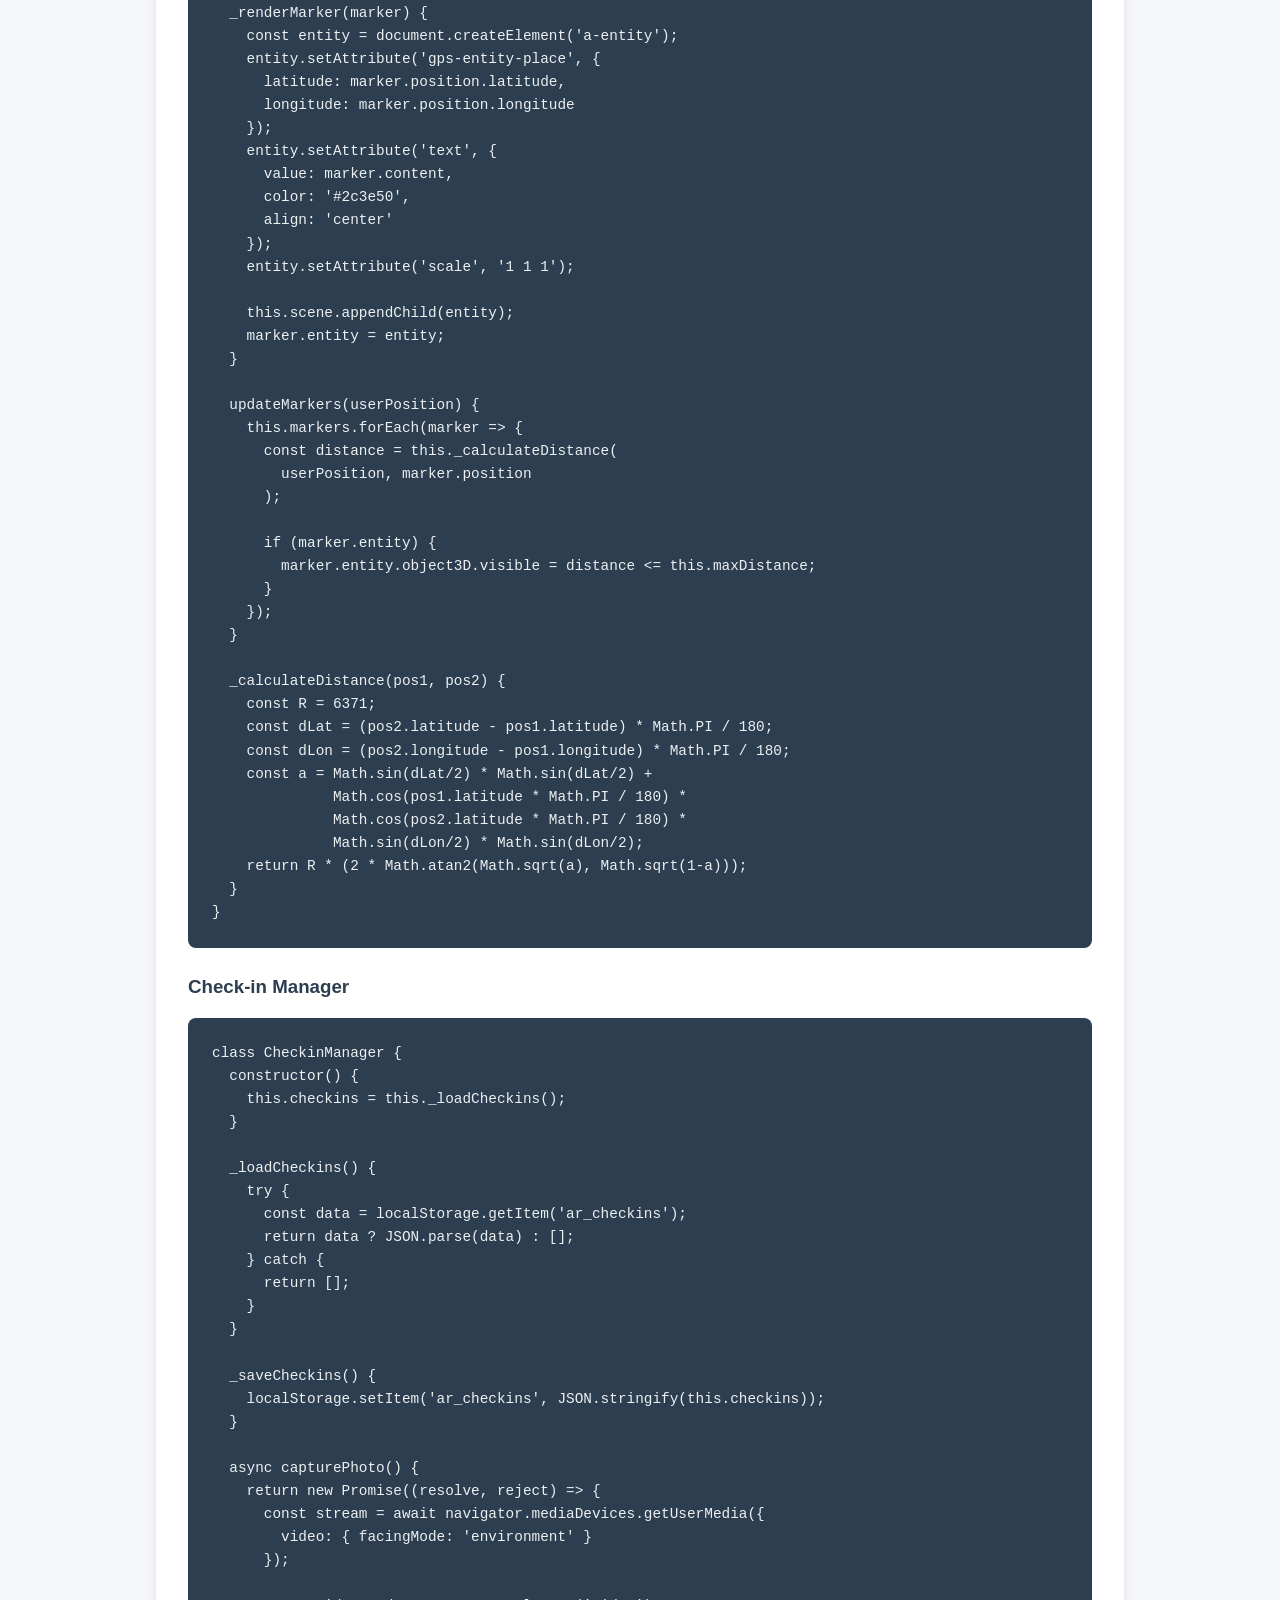
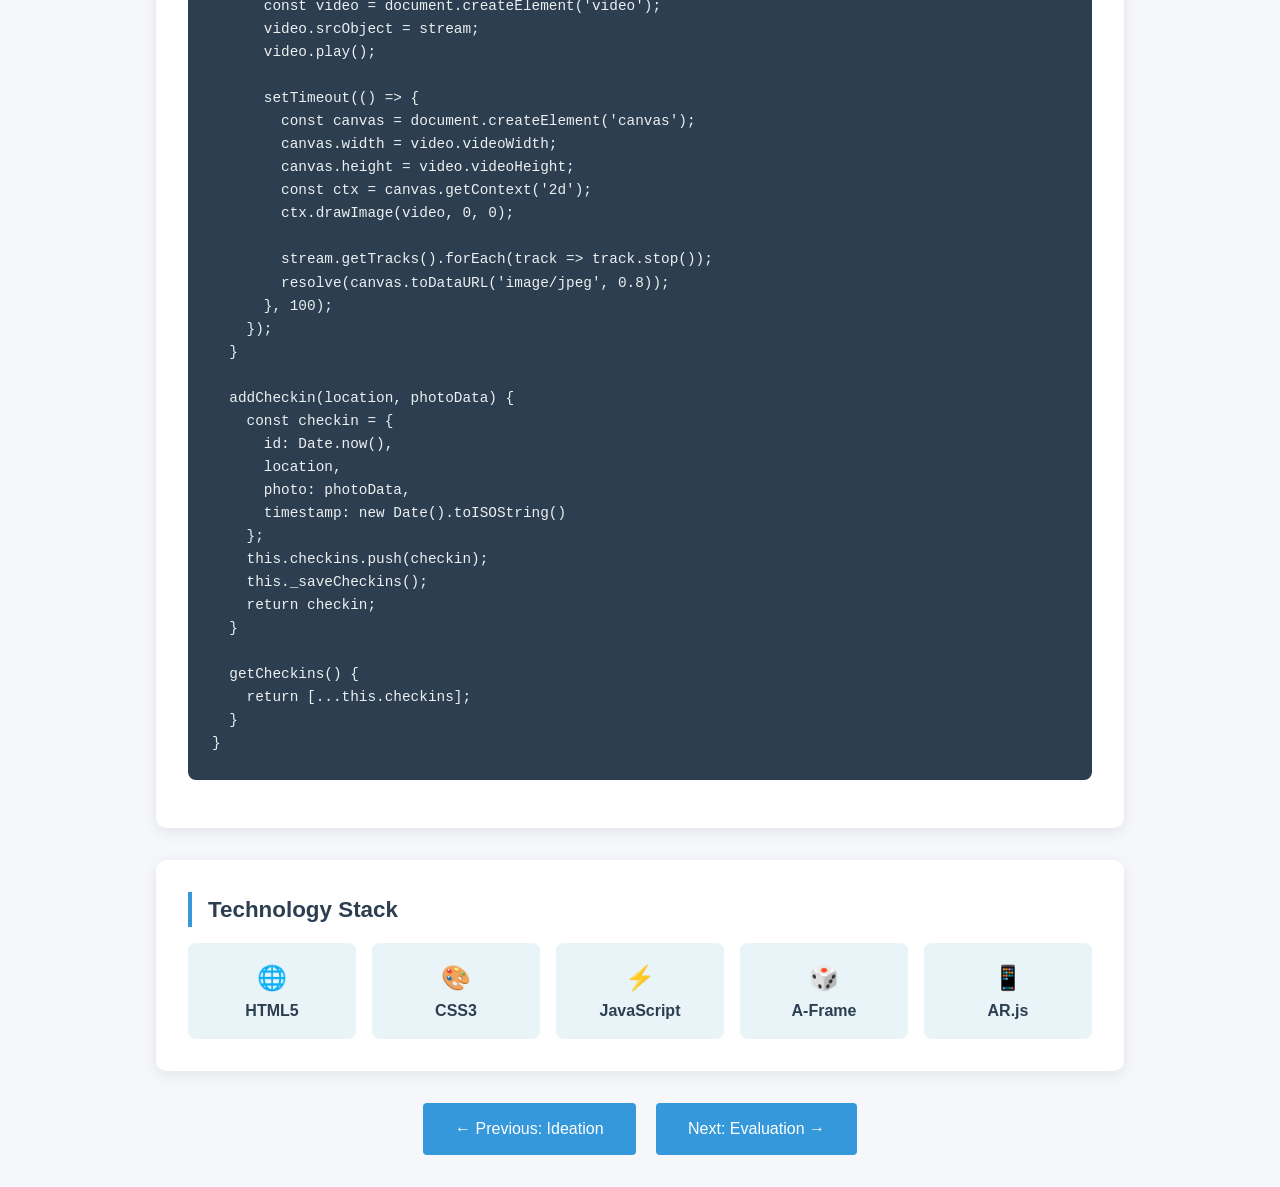
<file: implementation.html>
<!DOCTYPE html>
<html lang="en">
<head>
  <meta charset="UTF-8">
  <meta name="viewport" content="width=device-width, initial-scale=1.0">
  <title>Technical Implementation - Chang Gate AR Tour</title>
  <link rel="stylesheet" href="style.css">
</head>
<body>
  <nav class="navbar">
    <div class="navbar-container">
      <a href="index.html" class="navbar-logo">Chang Gate AR Tour</a>
      <button class="navbar-toggle" aria-label="Toggle menu">
        <span></span>
        <span></span>
        <span></span>
      </button>
      <ul class="navbar-menu">
        <li><a href="index.html" class="navbar-link">Home</a></li>
        <li><a href="motivation.html" class="navbar-link">Motivation</a></li>
        <li><a href="requirements.html" class="navbar-link">Requirements</a></li>
        <li><a href="ideation.html" class="navbar-link">Ideation</a></li>
        <li><a href="implementation.html" class="navbar-link active">Implementation</a></li>
        <li><a href="evaluation.html" class="navbar-link">Evaluation</a></li>
        <li><a href="reference.html" class="navbar-link">Reference</a></li>
      </ul>
    </div>
  </nav>

  <div class="container">
    <h1 class="section-title">4. Technical Implementation</h1>

    <div class="card">
      <h2>Data Processing Flow</h2>
      <div style="background: #fafafa; padding: 2rem; border-radius: 8px; margin-top: 1rem;">
        <svg viewBox="0 0 800 560" xmlns="http://www.w3.org/2000/svg" style="width: 100%;">
          <defs>
            <marker id="arrowhead" markerWidth="10" markerHeight="7" refX="9" refY="3.5" orient="auto">
              <polygon points="0 0, 10 3.5, 0 7" fill="#95a5a6"/>
            </marker>
          </defs>
          
          <rect x="300" y="30" width="200" height="60" rx="8" fill="#ecf0f1" stroke="#bdc3c7" stroke-width="2"/>
          <text x="400" y="55" text-anchor="middle" fill="#2c3e50" font-size="14">Visitor opens webpage / scans QR code</text>
          
          <line x1="400" y1="90" x2="400" y2="120" stroke="#95a5a6" stroke-width="2" marker-end="url(#arrowhead)"/>
          
          <rect x="280" y="130" width="240" height="50" rx="8" fill="#dfe6e9" stroke="#bdc3c7" stroke-width="2"/>
          <text x="400" y="160" text-anchor="middle" fill="#2c3e50" font-size="13">1. Get location / Select tour spot</text>
          
          <line x1="400" y1="180" x2="400" y2="210" stroke="#95a5a6" stroke-width="2" marker-end="url(#arrowhead)"/>
          
          <rect x="260" y="220" width="280" height="50" rx="8" fill="#dfe6e9" stroke="#bdc3c7" stroke-width="2"/>
          <text x="400" y="250" text-anchor="middle" fill="#2c3e50" font-size="13">2. Frontend submits spot info & user data</text>
          
          <line x1="400" y1="270" x2="400" y2="300" stroke="#95a5a6" stroke-width="2" marker-end="url(#arrowhead)"/>
          
          <rect x="240" y="310" width="320" height="55" rx="8" fill="#dfe6e9" stroke="#bdc3c7" stroke-width="2"/>
          <text x="400" y="342" text-anchor="middle" fill="#2c3e50" font-size="11">3. System retrieves cultural database + AR resources</text>
          
          <line x1="400" y1="365" x2="400" y2="395" stroke="#95a5a6" stroke-width="2" marker-end="url(#arrowhead)"/>
          
          <rect x="220" y="400" width="360" height="55" rx="8" fill="#bdc3c7" stroke="#95a5a6" stroke-width="2"/>
          <text x="400" y="432" text-anchor="middle" fill="#2c3e50" font-size="11">4. Data processing (match stories, routes, check-in info)</text>
          
          <line x1="400" y1="455" x2="400" y2="485" stroke="#95a5a6" stroke-width="2" marker-end="url(#arrowhead)"/>
          
          <rect x="300" y="490" width="200" height="50" rx="8" fill="#ecf0f1" stroke="#bdc3c7" stroke-width="2"/>
          <text x="400" y="518" text-anchor="middle" fill="#2c3e50" font-size="13">Process completed</text>
          
          <line x1="580" y1="335" x2="700" y2="335" stroke="#95a5a6" stroke-width="2" marker-end="url(#arrowhead)"/>
          <rect x="710" y="310" width="80" height="50" rx="8" fill="#a29bfe" stroke="#6c5ce7" stroke-width="2"/>
          <text x="750" y="332" text-anchor="middle" fill="white" font-size="10">Cultural Database</text>
          <text x="750" y="350" text-anchor="middle" fill="white" font-size="9">AR Resources</text>
          
          <line x1="220" y1="432" x2="160" y2="432" stroke="#95a5a6" stroke-width="2" marker-end="url(#arrowhead)"/>
          <rect x="100" y="410" width="100" height="50" rx="8" fill="#fdcb6e" stroke="#f39c12" stroke-width="2"/>
          <text x="150" y="430" text-anchor="middle" fill="#2c3e50" font-size="10">Feedback Render</text>
          <text x="150" y="448" text-anchor="middle" fill="#2c3e50" font-size="9">Info/Navigation/Check-in</text>
          
          <line x1="150" y1="460" x2="150" y2="490" stroke="#95a5a6" stroke-width="2" marker-end="url(#arrowhead)"/>
          <rect x="100" y="495" width="100" height="40" rx="8" fill="#81ecec" stroke="#00cec9" stroke-width="2"/>
          <text x="150" y="520" text-anchor="middle" fill="#2c3e50" font-size="10">Save user data</text>
          
          <line x1="150" y1="535" x2="400" y2="535" stroke="#95a5a6" stroke-width="2" stroke-dasharray="5,5"/>
        </svg>
        <div style="margin-top: 1.5rem; padding: 1rem; background: #fff; border-radius: 8px; border-left: 4px solid #95a5a6;">
          <p style="font-size: 0.9rem; color: #666; line-height: 1.6;">
            <strong>Process Description:</strong> After entering the application, the system first obtains location or allows users to select tour spots. The frontend submits spot information to the backend. The system retrieves relevant content from the cultural database and AR resource library. After data matching and processing, the system renders three types of feedback: historical information popup, AR navigation directions, and check-in completion. Finally, user tour behavior data is saved and the process ends.
          </p>
        </div>
      </div>
    </div>

    <div class="card">
      <h2>Team Contribution</h2>
      <div style="overflow-x: auto;">
        <table style="width: 100%; border-collapse: collapse; margin-top: 1rem;">
          <thead>
            <tr style="background: #f8f9fa;">
              <th style="border: 1px solid #ddd; padding: 12px; text-align: left; font-weight: 600;">Name</th>
              <th style="border: 1px solid #ddd; padding: 12px; text-align: left; font-weight: 600;">Student ID</th>
              <th style="border: 1px solid #ddd; padding: 12px; text-align: left; font-weight: 600;">Contributions</th>
            </tr>
          </thead>
          <tbody>
            <tr>
              <td style="border: 1px solid #ddd; padding: 12px;">Tianxiang Hong</td>
              <td style="border: 1px solid #ddd; padding: 12px;">2363023</td>
              <td style="border: 1px solid #ddd; padding: 12px;">
                <ul style="margin: 0; padding-left: 1.5rem; line-height: 1.8;">
                  <li>Code Development (GPS fallback mechanism, AR rendering, check-in system)</li>
                  <li>UI/UX Design (wireframes, prototypes, visual design)</li>
                  <li>Content Creation (historical research, story writing)</li>
                  <li>System Testing (functional testing, usability testing)</li>
                  <li>Portfolio Development (all documentation and materials)</li>
                </ul>
              </td>
            </tr>
          </tbody>
        </table>
      </div>
      <p style="margin-top: 1rem; font-size: 0.9rem; color: #666;">
        <strong>Note:</strong> This project was completed entirely by a single developer (Tianxiang Hong). All aspects of the project including system development, UI/UX design, content creation, testing, and portfolio production were handled independently.
      </p>
    </div>

    <div class="card">
      <h2>Core Implementation Code</h2>
      
      <h3 style="color: #2c3e50; margin-top: 1rem;">GPS Location Manager with Fallback</h3>
      <pre class="code-block"><code>class LocationManager {
  async getCurrentPosition(options = {}) {
    return new Promise((resolve, reject) => {
      if (!navigator.geolocation) {
        return this._handleFallback(reject);
      }
      
      const timeout = setTimeout(() => {
        this._handleFallback(reject);
      }, 10000);
      
      navigator.geolocation.getCurrentPosition(
        (position) => {
          clearTimeout(timeout);
          resolve(position);
        },
        (error) => {
          clearTimeout(timeout);
          this._handleError(error, reject);
        },
        { ...options, timeout: 10000 }
      );
    });
  }

  async _handleFallback(reject) {
    const fallbackCoords = {
      latitude: 31.3237,
      longitude: 120.6205
    };
    resolve({
      coords: fallbackCoords,
      timestamp: Date.now()
    });
  }

  _handleError(error, reject) {
    const errorTypes = {
      1: 'Permission denied',
      2: 'Position unavailable',
      3: 'Timeout'
    };
    reject(new Error(errorTypes[error.code] || 'Unknown error'));
  }
}</code></pre>

      <h3 style="color: #2c3e50; margin-top: 1.5rem;">AR Marker Rendering</h3>
      <pre class="code-block"><code>class ARMarkerRenderer {
  constructor(scene) {
    this.scene = scene;
    this.markers = [];
    this.maxDistance = 50;
  }

  addMarker(id, position, content) {
    const marker = { id, position, content, entity: null };
    this.markers.push(marker);
    this._renderMarker(marker);
  }

  _renderMarker(marker) {
    const entity = document.createElement('a-entity');
    entity.setAttribute('gps-entity-place', {
      latitude: marker.position.latitude,
      longitude: marker.position.longitude
    });
    entity.setAttribute('text', {
      value: marker.content,
      color: '#2c3e50',
      align: 'center'
    });
    entity.setAttribute('scale', '1 1 1');
    
    this.scene.appendChild(entity);
    marker.entity = entity;
  }

  updateMarkers(userPosition) {
    this.markers.forEach(marker => {
      const distance = this._calculateDistance(
        userPosition, marker.position
      );
      
      if (marker.entity) {
        marker.entity.object3D.visible = distance <= this.maxDistance;
      }
    });
  }

  _calculateDistance(pos1, pos2) {
    const R = 6371;
    const dLat = (pos2.latitude - pos1.latitude) * Math.PI / 180;
    const dLon = (pos2.longitude - pos1.longitude) * Math.PI / 180;
    const a = Math.sin(dLat/2) * Math.sin(dLat/2) +
              Math.cos(pos1.latitude * Math.PI / 180) * 
              Math.cos(pos2.latitude * Math.PI / 180) *
              Math.sin(dLon/2) * Math.sin(dLon/2);
    return R * (2 * Math.atan2(Math.sqrt(a), Math.sqrt(1-a)));
  }
}</code></pre>

      <h3 style="color: #2c3e50; margin-top: 1.5rem;">Check-in Manager</h3>
      <pre class="code-block"><code>class CheckinManager {
  constructor() {
    this.checkins = this._loadCheckins();
  }

  _loadCheckins() {
    try {
      const data = localStorage.getItem('ar_checkins');
      return data ? JSON.parse(data) : [];
    } catch {
      return [];
    }
  }

  _saveCheckins() {
    localStorage.setItem('ar_checkins', JSON.stringify(this.checkins));
  }

  async capturePhoto() {
    return new Promise((resolve, reject) => {
      const stream = await navigator.mediaDevices.getUserMedia({
        video: { facingMode: 'environment' }
      });
      
      const video = document.createElement('video');
      video.srcObject = stream;
      video.play();
      
      setTimeout(() => {
        const canvas = document.createElement('canvas');
        canvas.width = video.videoWidth;
        canvas.height = video.videoHeight;
        const ctx = canvas.getContext('2d');
        ctx.drawImage(video, 0, 0);
        
        stream.getTracks().forEach(track => track.stop());
        resolve(canvas.toDataURL('image/jpeg', 0.8));
      }, 100);
    });
  }

  addCheckin(location, photoData) {
    const checkin = {
      id: Date.now(),
      location,
      photo: photoData,
      timestamp: new Date().toISOString()
    };
    this.checkins.push(checkin);
    this._saveCheckins();
    return checkin;
  }

  getCheckins() {
    return [...this.checkins];
  }
}</code></pre>
    </div>

    <div class="card">
      <h2>Technology Stack</h2>
      <div style="display: grid; grid-template-columns: repeat(auto-fit, minmax(150px, 1fr)); gap: 1rem; margin-top: 1rem;">
        <div style="text-align: center; padding: 1rem; background: #e8f4f8; border-radius: 8px;">
          <div style="font-size: 1.5rem;">🌐</div>
          <h4 style="color: #2c3e50;">HTML5</h4>
        </div>
        <div style="text-align: center; padding: 1rem; background: #e8f4f8; border-radius: 8px;">
          <div style="font-size: 1.5rem;">🎨</div>
          <h4 style="color: #2c3e50;">CSS3</h4>
        </div>
        <div style="text-align: center; padding: 1rem; background: #e8f4f8; border-radius: 8px;">
          <div style="font-size: 1.5rem;">⚡</div>
          <h4 style="color: #2c3e50;">JavaScript</h4>
        </div>
        <div style="text-align: center; padding: 1rem; background: #e8f4f8; border-radius: 8px;">
          <div style="font-size: 1.5rem;">🎲</div>
          <h4 style="color: #2c3e50;">A-Frame</h4>
        </div>
        <div style="text-align: center; padding: 1rem; background: #e8f4f8; border-radius: 8px;">
          <div style="font-size: 1.5rem;">📱</div>
          <h4 style="color: #2c3e50;">AR.js</h4>
        </div>
      </div>
    </div>

    <div style="text-align: center; margin-top: 2rem;">
      <a href="ideation.html" style="display: inline-block; padding: 0.8rem 2rem; background: #3498db; color: white; text-decoration: none; border-radius: 4px; margin-right: 1rem;">
        ← Previous: Ideation
      </a>
      <a href="evaluation.html" style="display: inline-block; padding: 0.8rem 2rem; background: #3498db; color: white; text-decoration: none; border-radius: 4px;">
        Next: Evaluation →
      </a>
    </div>
  </div>

  <script>
    document.querySelector('.navbar-toggle').addEventListener('click', function() {
      this.classList.toggle('active');
      document.querySelector('.navbar-menu').classList.toggle('active');
    });
  </script>
</body>
</html>
</file>
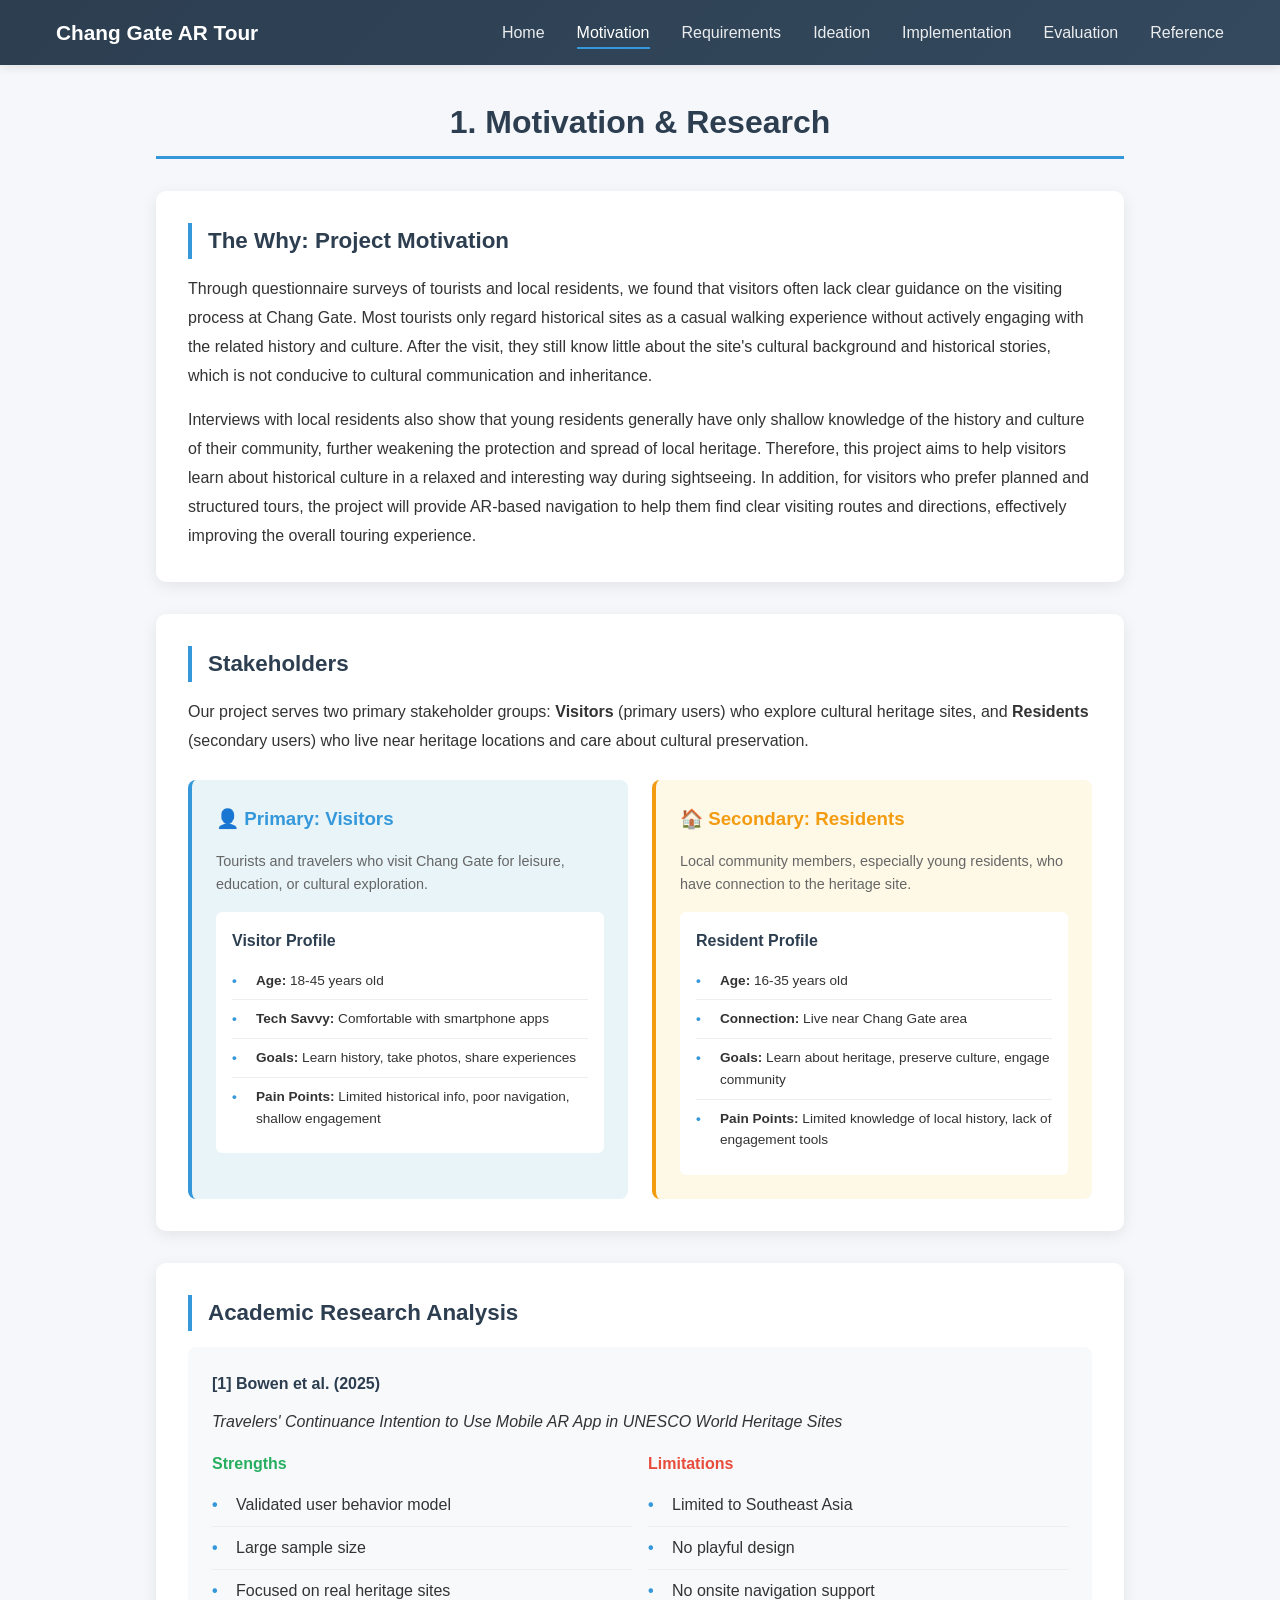
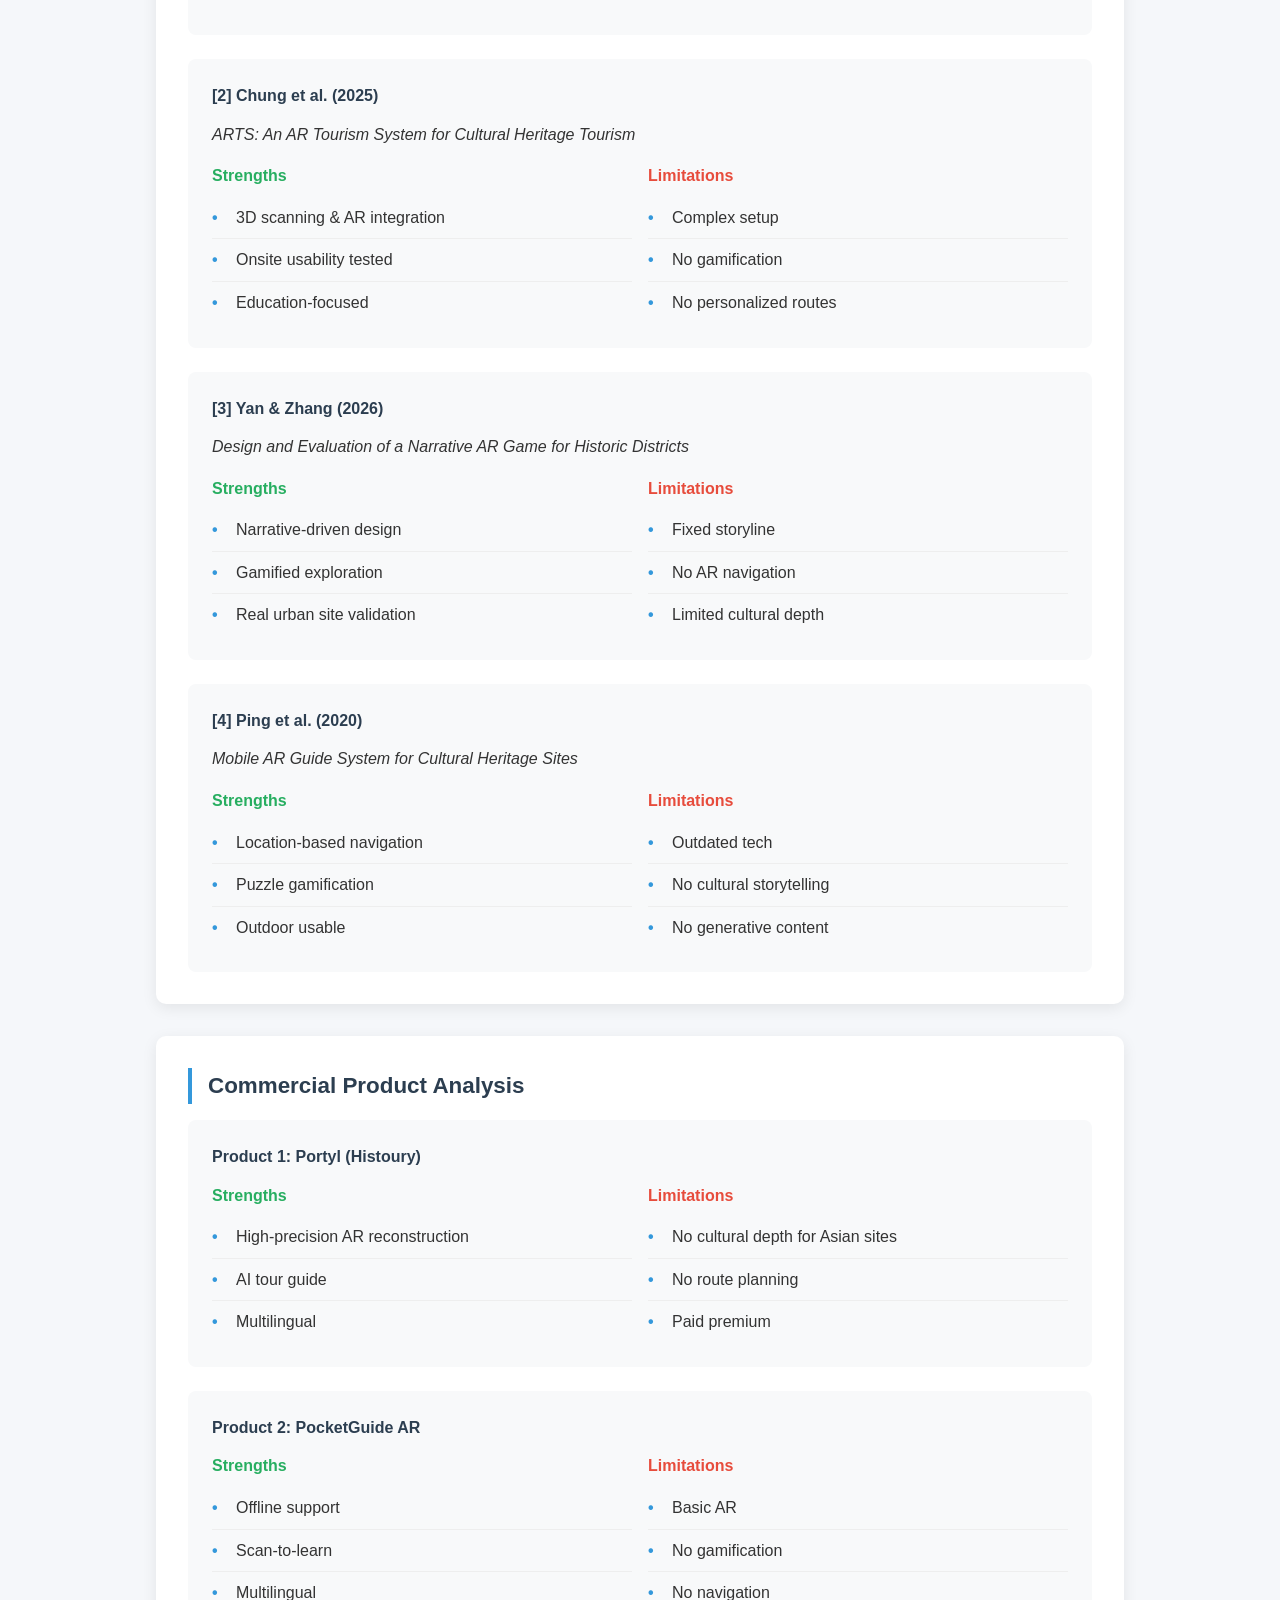
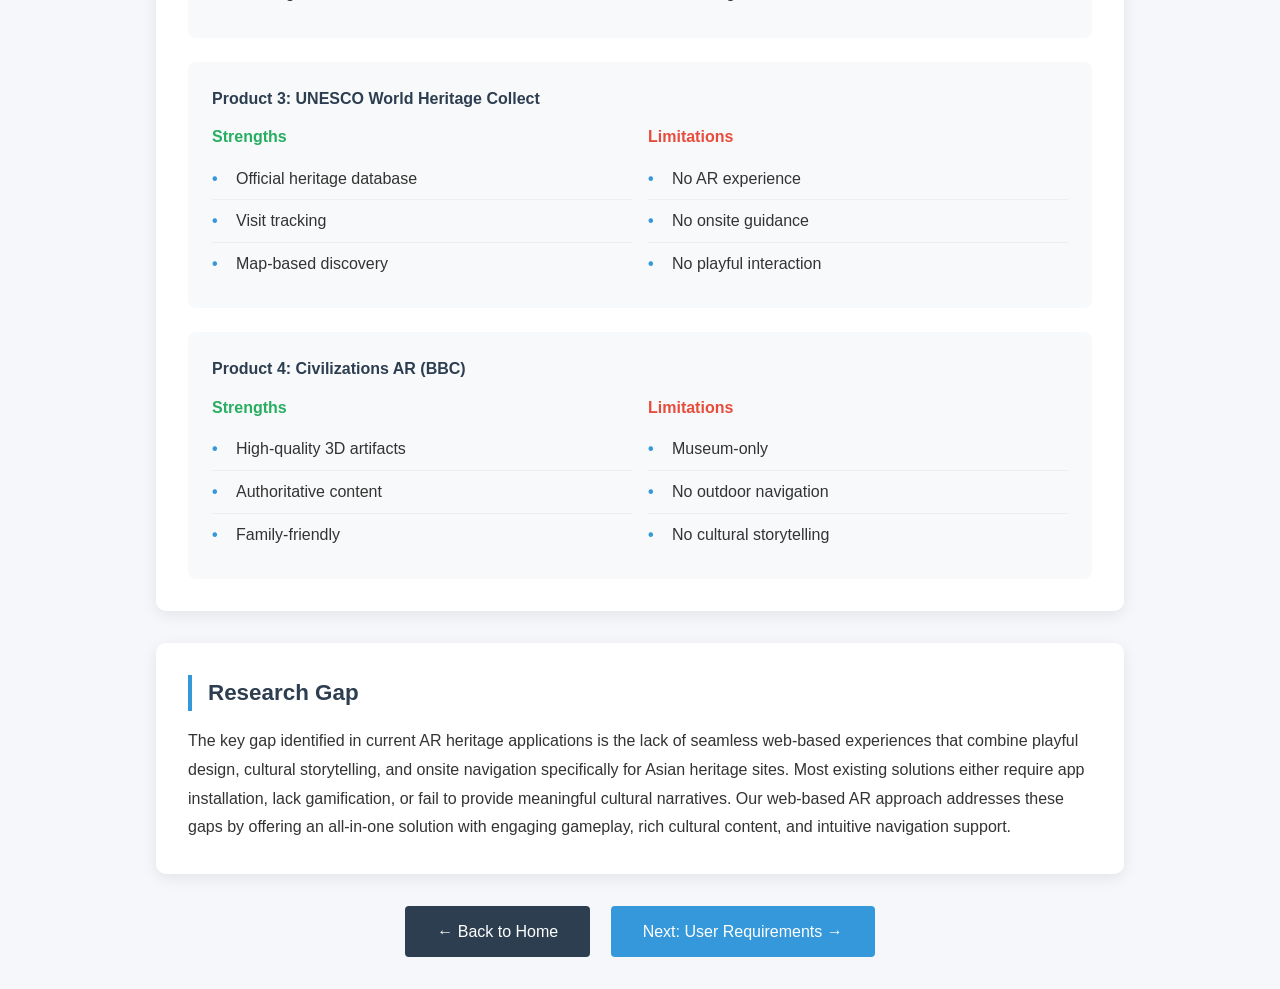
<file: motivation.html>
<!DOCTYPE html>
<html lang="en">
<head>
  <meta charset="UTF-8">
  <meta name="viewport" content="width=device-width, initial-scale=1.0">
  <title>Motivation & Research - Chang Gate AR Tour</title>
  <link rel="stylesheet" href="style.css">
</head>
<body>
  <nav class="navbar">
    <div class="navbar-container">
      <a href="index.html" class="navbar-logo">Chang Gate AR Tour</a>
      <button class="navbar-toggle" aria-label="Toggle menu">
        <span></span>
        <span></span>
        <span></span>
      </button>
      <ul class="navbar-menu">
        <li><a href="index.html" class="navbar-link">Home</a></li>
        <li><a href="motivation.html" class="navbar-link active">Motivation</a></li>
        <li><a href="requirements.html" class="navbar-link">Requirements</a></li>
        <li><a href="ideation.html" class="navbar-link">Ideation</a></li>
        <li><a href="implementation.html" class="navbar-link">Implementation</a></li>
        <li><a href="evaluation.html" class="navbar-link">Evaluation</a></li>
        <li><a href="reference.html" class="navbar-link">Reference</a></li>
      </ul>
    </div>
  </nav>

  <div class="container">
    <h1 class="section-title">1. Motivation & Research</h1>

    <div class="card">
      <h2>The Why: Project Motivation</h2>
      <p style="line-height: 1.8;">
        Through questionnaire surveys of tourists and local residents, we found that visitors often lack clear guidance on the visiting process at Chang Gate. Most tourists only regard historical sites as a casual walking experience without actively engaging with the related history and culture. After the visit, they still know little about the site's cultural background and historical stories, which is not conducive to cultural communication and inheritance. 
      </p>
      <p style="line-height: 1.8; margin-top: 1rem;">
        Interviews with local residents also show that young residents generally have only shallow knowledge of the history and culture of their community, further weakening the protection and spread of local heritage. Therefore, this project aims to help visitors learn about historical culture in a relaxed and interesting way during sightseeing. In addition, for visitors who prefer planned and structured tours, the project will provide AR-based navigation to help them find clear visiting routes and directions, effectively improving the overall touring experience.
      </p>
    </div>

    <div class="card">
      <h2>Stakeholders</h2>
      <p style="line-height: 1.8; margin-bottom: 1.5rem;">
        Our project serves two primary stakeholder groups: <strong>Visitors</strong> (primary users) who explore cultural heritage sites, and <strong>Residents</strong> (secondary users) who live near heritage locations and care about cultural preservation.
      </p>
      
      <div style="display: grid; grid-template-columns: repeat(auto-fit, minmax(300px, 1fr)); gap: 1.5rem;">
        <div style="background: #e8f4f8; padding: 1.5rem; border-radius: 8px; border-left: 4px solid #3498db;">
          <h3 style="color: #3498db; margin-bottom: 1rem;">👤 Primary: Visitors</h3>
          <p style="font-size: 0.9rem; color: #666; margin-bottom: 1rem;">
            Tourists and travelers who visit Chang Gate for leisure, education, or cultural exploration.
          </p>
          <div style="background: white; padding: 1rem; border-radius: 6px;">
            <h4 style="color: #2c3e50; margin-bottom: 0.5rem;">Visitor Profile</h4>
            <ul class="list" style="font-size: 0.85rem;">
              <li><strong>Age:</strong> 18-45 years old</li>
              <li><strong>Tech Savvy:</strong> Comfortable with smartphone apps</li>
              <li><strong>Goals:</strong> Learn history, take photos, share experiences</li>
              <li><strong>Pain Points:</strong> Limited historical info, poor navigation, shallow engagement</li>
            </ul>
          </div>
        </div>
        
        <div style="background: #fef9e7; padding: 1.5rem; border-radius: 8px; border-left: 4px solid #f39c12;">
          <h3 style="color: #f39c12; margin-bottom: 1rem;">🏠 Secondary: Residents</h3>
          <p style="font-size: 0.9rem; color: #666; margin-bottom: 1rem;">
            Local community members, especially young residents, who have connection to the heritage site.
          </p>
          <div style="background: white; padding: 1rem; border-radius: 6px;">
            <h4 style="color: #2c3e50; margin-bottom: 0.5rem;">Resident Profile</h4>
            <ul class="list" style="font-size: 0.85rem;">
              <li><strong>Age:</strong> 16-35 years old</li>
              <li><strong>Connection:</strong> Live near Chang Gate area</li>
              <li><strong>Goals:</strong> Learn about heritage, preserve culture, engage community</li>
              <li><strong>Pain Points:</strong> Limited knowledge of local history, lack of engagement tools</li>
            </ul>
          </div>
        </div>
      </div>
    </div>

    <div class="card">
      <h2>Academic Research Analysis</h2>
      
      <div style="margin-top: 1rem;">
        <div style="background: #f8f9fa; padding: 1.5rem; border-radius: 8px; margin-bottom: 1.5rem;">
          <h4 style="color: #2c3e50; margin-bottom: 0.8rem;">[1] Bowen et al. (2025)</h4>
          <p style="margin-bottom: 1rem;"><em>Travelers' Continuance Intention to Use Mobile AR App in UNESCO World Heritage Sites</em></p>
          <div style="display: grid; grid-template-columns: 1fr 1fr; gap: 1rem;">
            <div>
              <p style="color: #27ae60; font-weight: bold; margin-bottom: 0.5rem;">Strengths</p>
              <ul class="list">
                <li>Validated user behavior model</li>
                <li>Large sample size</li>
                <li>Focused on real heritage sites</li>
              </ul>
            </div>
            <div>
              <p style="color: #e74c3c; font-weight: bold; margin-bottom: 0.5rem;">Limitations</p>
              <ul class="list">
                <li>Limited to Southeast Asia</li>
                <li>No playful design</li>
                <li>No onsite navigation support</li>
              </ul>
            </div>
          </div>
        </div>
        
        <div style="background: #f8f9fa; padding: 1.5rem; border-radius: 8px; margin-bottom: 1.5rem;">
          <h4 style="color: #2c3e50; margin-bottom: 0.8rem;">[2] Chung et al. (2025)</h4>
          <p style="margin-bottom: 1rem;"><em>ARTS: An AR Tourism System for Cultural Heritage Tourism</em></p>
          <div style="display: grid; grid-template-columns: 1fr 1fr; gap: 1rem;">
            <div>
              <p style="color: #27ae60; font-weight: bold; margin-bottom: 0.5rem;">Strengths</p>
              <ul class="list">
                <li>3D scanning & AR integration</li>
                <li>Onsite usability tested</li>
                <li>Education-focused</li>
              </ul>
            </div>
            <div>
              <p style="color: #e74c3c; font-weight: bold; margin-bottom: 0.5rem;">Limitations</p>
              <ul class="list">
                <li>Complex setup</li>
                <li>No gamification</li>
                <li>No personalized routes</li>
              </ul>
            </div>
          </div>
        </div>
        
        <div style="background: #f8f9fa; padding: 1.5rem; border-radius: 8px; margin-bottom: 1.5rem;">
          <h4 style="color: #2c3e50; margin-bottom: 0.8rem;">[3] Yan & Zhang (2026)</h4>
          <p style="margin-bottom: 1rem;"><em>Design and Evaluation of a Narrative AR Game for Historic Districts</em></p>
          <div style="display: grid; grid-template-columns: 1fr 1fr; gap: 1rem;">
            <div>
              <p style="color: #27ae60; font-weight: bold; margin-bottom: 0.5rem;">Strengths</p>
              <ul class="list">
                <li>Narrative-driven design</li>
                <li>Gamified exploration</li>
                <li>Real urban site validation</li>
              </ul>
            </div>
            <div>
              <p style="color: #e74c3c; font-weight: bold; margin-bottom: 0.5rem;">Limitations</p>
              <ul class="list">
                <li>Fixed storyline</li>
                <li>No AR navigation</li>
                <li>Limited cultural depth</li>
              </ul>
            </div>
          </div>
        </div>
        
        <div style="background: #f8f9fa; padding: 1.5rem; border-radius: 8px;">
          <h4 style="color: #2c3e50; margin-bottom: 0.8rem;">[4] Ping et al. (2020)</h4>
          <p style="margin-bottom: 1rem;"><em>Mobile AR Guide System for Cultural Heritage Sites</em></p>
          <div style="display: grid; grid-template-columns: 1fr 1fr; gap: 1rem;">
            <div>
              <p style="color: #27ae60; font-weight: bold; margin-bottom: 0.5rem;">Strengths</p>
              <ul class="list">
                <li>Location-based navigation</li>
                <li>Puzzle gamification</li>
                <li>Outdoor usable</li>
              </ul>
            </div>
            <div>
              <p style="color: #e74c3c; font-weight: bold; margin-bottom: 0.5rem;">Limitations</p>
              <ul class="list">
                <li>Outdated tech</li>
                <li>No cultural storytelling</li>
                <li>No generative content</li>
              </ul>
            </div>
          </div>
        </div>
      </div>
    </div>

    <div class="card">
      <h2>Commercial Product Analysis</h2>
      
      <div style="margin-top: 1rem;">
        <div style="background: #f8f9fa; padding: 1.5rem; border-radius: 8px; margin-bottom: 1.5rem;">
          <h4 style="color: #2c3e50; margin-bottom: 0.8rem;">Product 1: Portyl (Histoury)</h4>
          <div style="display: grid; grid-template-columns: 1fr 1fr; gap: 1rem;">
            <div>
              <p style="color: #27ae60; font-weight: bold; margin-bottom: 0.5rem;">Strengths</p>
              <ul class="list">
                <li>High-precision AR reconstruction</li>
                <li>AI tour guide</li>
                <li>Multilingual</li>
              </ul>
            </div>
            <div>
              <p style="color: #e74c3c; font-weight: bold; margin-bottom: 0.5rem;">Limitations</p>
              <ul class="list">
                <li>No cultural depth for Asian sites</li>
                <li>No route planning</li>
                <li>Paid premium</li>
              </ul>
            </div>
          </div>
        </div>
        
        <div style="background: #f8f9fa; padding: 1.5rem; border-radius: 8px; margin-bottom: 1.5rem;">
          <h4 style="color: #2c3e50; margin-bottom: 0.8rem;">Product 2: PocketGuide AR</h4>
          <div style="display: grid; grid-template-columns: 1fr 1fr; gap: 1rem;">
            <div>
              <p style="color: #27ae60; font-weight: bold; margin-bottom: 0.5rem;">Strengths</p>
              <ul class="list">
                <li>Offline support</li>
                <li>Scan-to-learn</li>
                <li>Multilingual</li>
              </ul>
            </div>
            <div>
              <p style="color: #e74c3c; font-weight: bold; margin-bottom: 0.5rem;">Limitations</p>
              <ul class="list">
                <li>Basic AR</li>
                <li>No gamification</li>
                <li>No navigation</li>
              </ul>
            </div>
          </div>
        </div>
        
        <div style="background: #f8f9fa; padding: 1.5rem; border-radius: 8px; margin-bottom: 1.5rem;">
          <h4 style="color: #2c3e50; margin-bottom: 0.8rem;">Product 3: UNESCO World Heritage Collect</h4>
          <div style="display: grid; grid-template-columns: 1fr 1fr; gap: 1rem;">
            <div>
              <p style="color: #27ae60; font-weight: bold; margin-bottom: 0.5rem;">Strengths</p>
              <ul class="list">
                <li>Official heritage database</li>
                <li>Visit tracking</li>
                <li>Map-based discovery</li>
              </ul>
            </div>
            <div>
              <p style="color: #e74c3c; font-weight: bold; margin-bottom: 0.5rem;">Limitations</p>
              <ul class="list">
                <li>No AR experience</li>
                <li>No onsite guidance</li>
                <li>No playful interaction</li>
              </ul>
            </div>
          </div>
        </div>
        
        <div style="background: #f8f9fa; padding: 1.5rem; border-radius: 8px;">
          <h4 style="color: #2c3e50; margin-bottom: 0.8rem;">Product 4: Civilizations AR (BBC)</h4>
          <div style="display: grid; grid-template-columns: 1fr 1fr; gap: 1rem;">
            <div>
              <p style="color: #27ae60; font-weight: bold; margin-bottom: 0.5rem;">Strengths</p>
              <ul class="list">
                <li>High-quality 3D artifacts</li>
                <li>Authoritative content</li>
                <li>Family-friendly</li>
              </ul>
            </div>
            <div>
              <p style="color: #e74c3c; font-weight: bold; margin-bottom: 0.5rem;">Limitations</p>
              <ul class="list">
                <li>Museum-only</li>
                <li>No outdoor navigation</li>
                <li>No cultural storytelling</li>
              </ul>
            </div>
          </div>
        </div>
      </div>
    </div>

    <div class="card">
      <h2>Research Gap</h2>
      <p style="line-height: 1.8;">
        The key gap identified in current AR heritage applications is the lack of seamless 
        web-based experiences that combine playful design, cultural storytelling, and onsite 
        navigation specifically for Asian heritage sites. Most existing solutions either 
        require app installation, lack gamification, or fail to provide meaningful cultural 
        narratives. Our web-based AR approach addresses these gaps by offering an all-in-one 
        solution with engaging gameplay, rich cultural content, and intuitive navigation support.
      </p>
    </div>

    <div style="text-align: center; margin-top: 2rem;">
      <a href="index.html" style="display: inline-block; padding: 0.8rem 2rem; background: #2c3e50; color: white; text-decoration: none; border-radius: 4px; margin-right: 1rem;">
        ← Back to Home
      </a>
      <a href="requirements.html" style="display: inline-block; padding: 0.8rem 2rem; background: #3498db; color: white; text-decoration: none; border-radius: 4px;">
        Next: User Requirements →
      </a>
    </div>
  </div>

  <script>
    document.querySelector('.navbar-toggle').addEventListener('click', function() {
      this.classList.toggle('active');
      document.querySelector('.navbar-menu').classList.toggle('active');
    });
  </script>
</body>
</html>
</file>
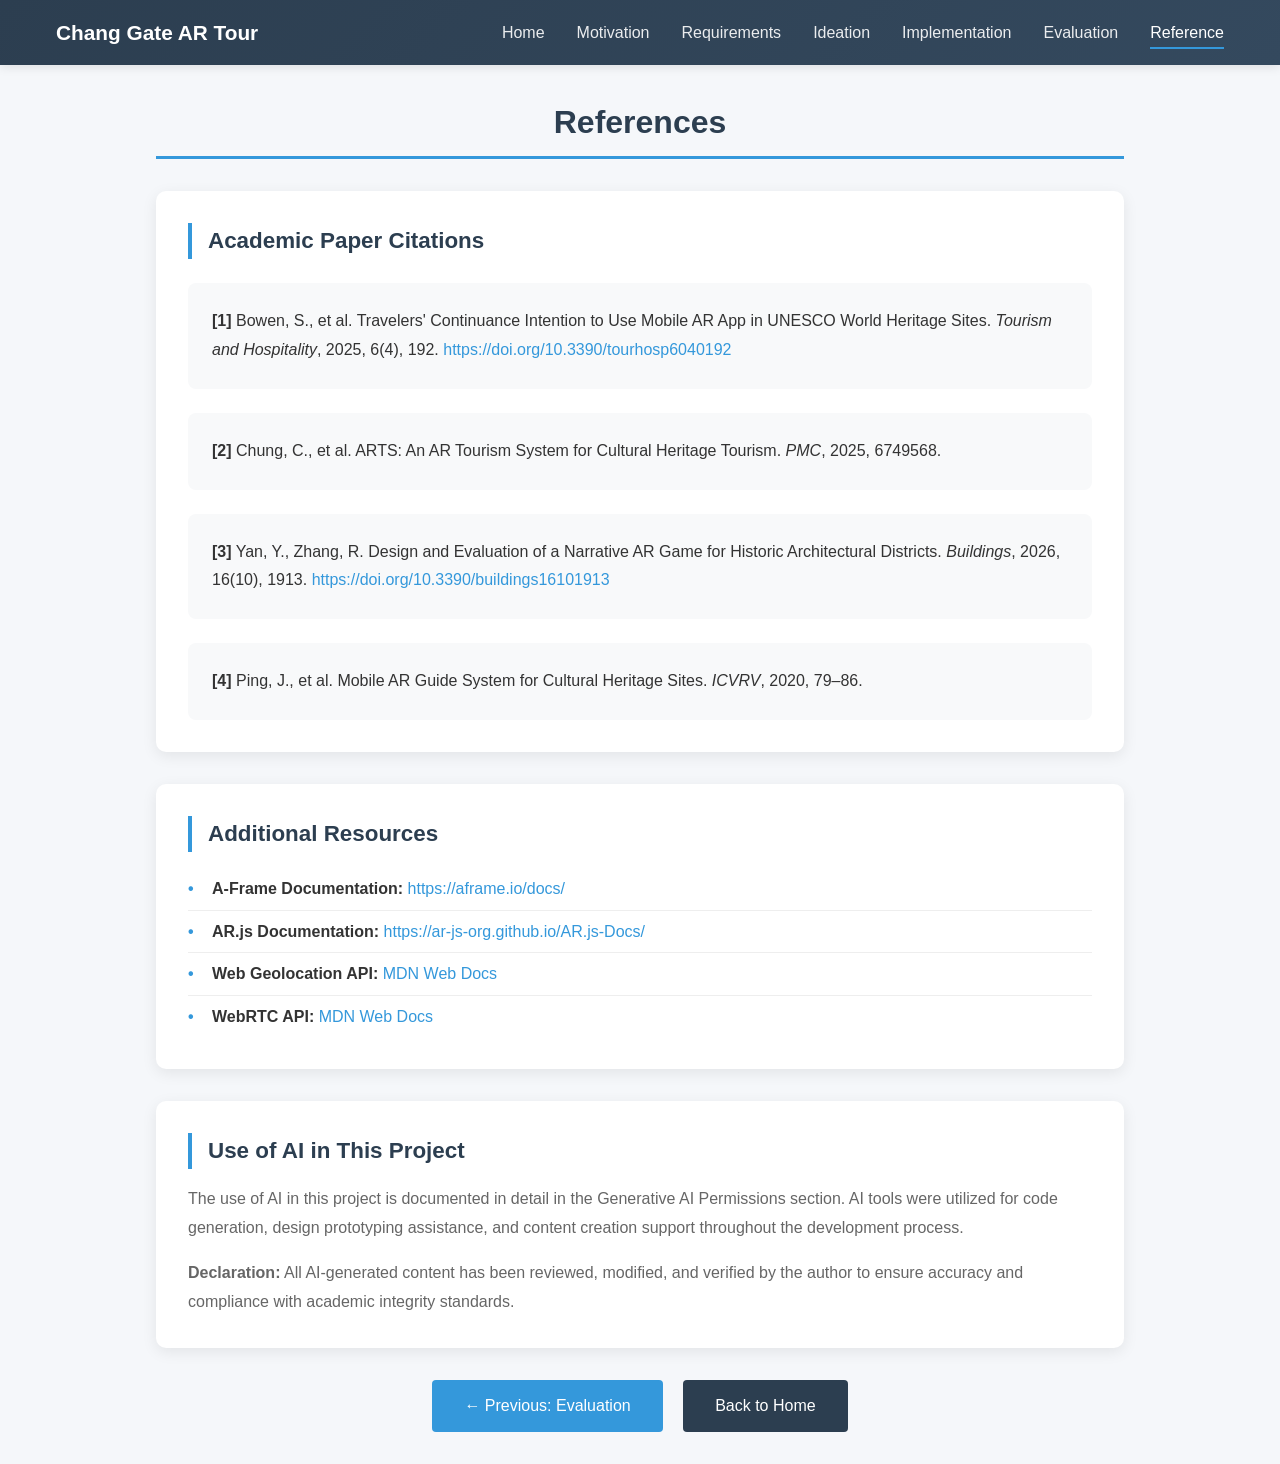
<file: reference.html>
<!DOCTYPE html>
<html lang="en">
<head>
  <meta charset="UTF-8">
  <meta name="viewport" content="width=device-width, initial-scale=1.0">
  <title>References - Chang Gate AR Tour</title>
  <link rel="stylesheet" href="style.css">
</head>
<body>
  <nav class="navbar">
    <div class="navbar-container">
      <a href="index.html" class="navbar-logo">Chang Gate AR Tour</a>
      <button class="navbar-toggle" aria-label="Toggle menu">
        <span></span>
        <span></span>
        <span></span>
      </button>
      <ul class="navbar-menu">
        <li><a href="index.html" class="navbar-link">Home</a></li>
        <li><a href="motivation.html" class="navbar-link">Motivation</a></li>
        <li><a href="requirements.html" class="navbar-link">Requirements</a></li>
        <li><a href="ideation.html" class="navbar-link">Ideation</a></li>
        <li><a href="implementation.html" class="navbar-link">Implementation</a></li>
        <li><a href="evaluation.html" class="navbar-link">Evaluation</a></li>
        <li><a href="reference.html" class="navbar-link active">Reference</a></li>
      </ul>
    </div>
  </nav>

  <div class="container">
    <h1 class="section-title">References</h1>

    <div class="card">
      <h2>Academic Paper Citations</h2>
      
      <div style="margin-top: 1.5rem;">
        <div style="background: #f8f9fa; padding: 1.5rem; border-radius: 8px; margin-bottom: 1.5rem;">
          <p style="line-height: 1.8;">
            <strong>[1]</strong> Bowen, S., et al. Travelers' Continuance Intention to Use Mobile AR App in UNESCO World Heritage Sites. <em>Tourism and Hospitality</em>, 2025, 6(4), 192. 
            <a href="https://doi.org/10.3390/tourhosp6040192" style="color: #3498db; text-decoration: none;">https://doi.org/10.3390/tourhosp6040192</a>
          </p>
        </div>
        
        <div style="background: #f8f9fa; padding: 1.5rem; border-radius: 8px; margin-bottom: 1.5rem;">
          <p style="line-height: 1.8;">
            <strong>[2]</strong> Chung, C., et al. ARTS: An AR Tourism System for Cultural Heritage Tourism. <em>PMC</em>, 2025, 6749568.
          </p>
        </div>
        
        <div style="background: #f8f9fa; padding: 1.5rem; border-radius: 8px; margin-bottom: 1.5rem;">
          <p style="line-height: 1.8;">
            <strong>[3]</strong> Yan, Y., Zhang, R. Design and Evaluation of a Narrative AR Game for Historic Architectural Districts. <em>Buildings</em>, 2026, 16(10), 1913. 
            <a href="https://doi.org/10.3390/buildings16101913" style="color: #3498db; text-decoration: none;">https://doi.org/10.3390/buildings16101913</a>
          </p>
        </div>
        
        <div style="background: #f8f9fa; padding: 1.5rem; border-radius: 8px;">
          <p style="line-height: 1.8;">
            <strong>[4]</strong> Ping, J., et al. Mobile AR Guide System for Cultural Heritage Sites. <em>ICVRV</em>, 2020, 79–86.
          </p>
        </div>
      </div>
    </div>

    <div class="card">
      <h2>Additional Resources</h2>
      <ul class="list">
        <li><strong>A-Frame Documentation:</strong> <a href="https://aframe.io/docs/" style="color: #3498db; text-decoration: none;">https://aframe.io/docs/</a></li>
        <li><strong>AR.js Documentation:</strong> <a href="https://ar-js-org.github.io/AR.js-Docs/" style="color: #3498db; text-decoration: none;">https://ar-js-org.github.io/AR.js-Docs/</a></li>
        <li><strong>Web Geolocation API:</strong> <a href="https://developer.mozilla.org/en-US/docs/Web/API/Geolocation_API" style="color: #3498db; text-decoration: none;">MDN Web Docs</a></li>
        <li><strong>WebRTC API:</strong> <a href="https://developer.mozilla.org/en-US/docs/Web/API/WebRTC_API" style="color: #3498db; text-decoration: none;">MDN Web Docs</a></li>
      </ul>
    </div>

    <div class="card">
      <h2>Use of AI in This Project</h2>
      <p style="line-height: 1.8; margin-top: 1rem; color: #666;">
        The use of AI in this project is documented in detail in the Generative AI Permissions section. 
        AI tools were utilized for code generation, design prototyping assistance, and content creation 
        support throughout the development process.
      </p>
      <p style="line-height: 1.8; margin-top: 1rem; color: #666;">
        <strong>Declaration:</strong> All AI-generated content has been reviewed, modified, and 
        verified by the author to ensure accuracy and compliance with academic integrity standards.
      </p>
    </div>

    <div style="text-align: center; margin-top: 2rem;">
      <a href="evaluation.html" style="display: inline-block; padding: 0.8rem 2rem; background: #3498db; color: white; text-decoration: none; border-radius: 4px; margin-right: 1rem;">
        ← Previous: Evaluation
      </a>
      <a href="index.html" style="display: inline-block; padding: 0.8rem 2rem; background: #2c3e50; color: white; text-decoration: none; border-radius: 4px;">
        Back to Home
      </a>
    </div>
  </div>

  <script>
    document.querySelector('.navbar-toggle').addEventListener('click', function() {
      this.classList.toggle('active');
      document.querySelector('.navbar-menu').classList.toggle('active');
    });
  </script>
</body>
</html>
</file>
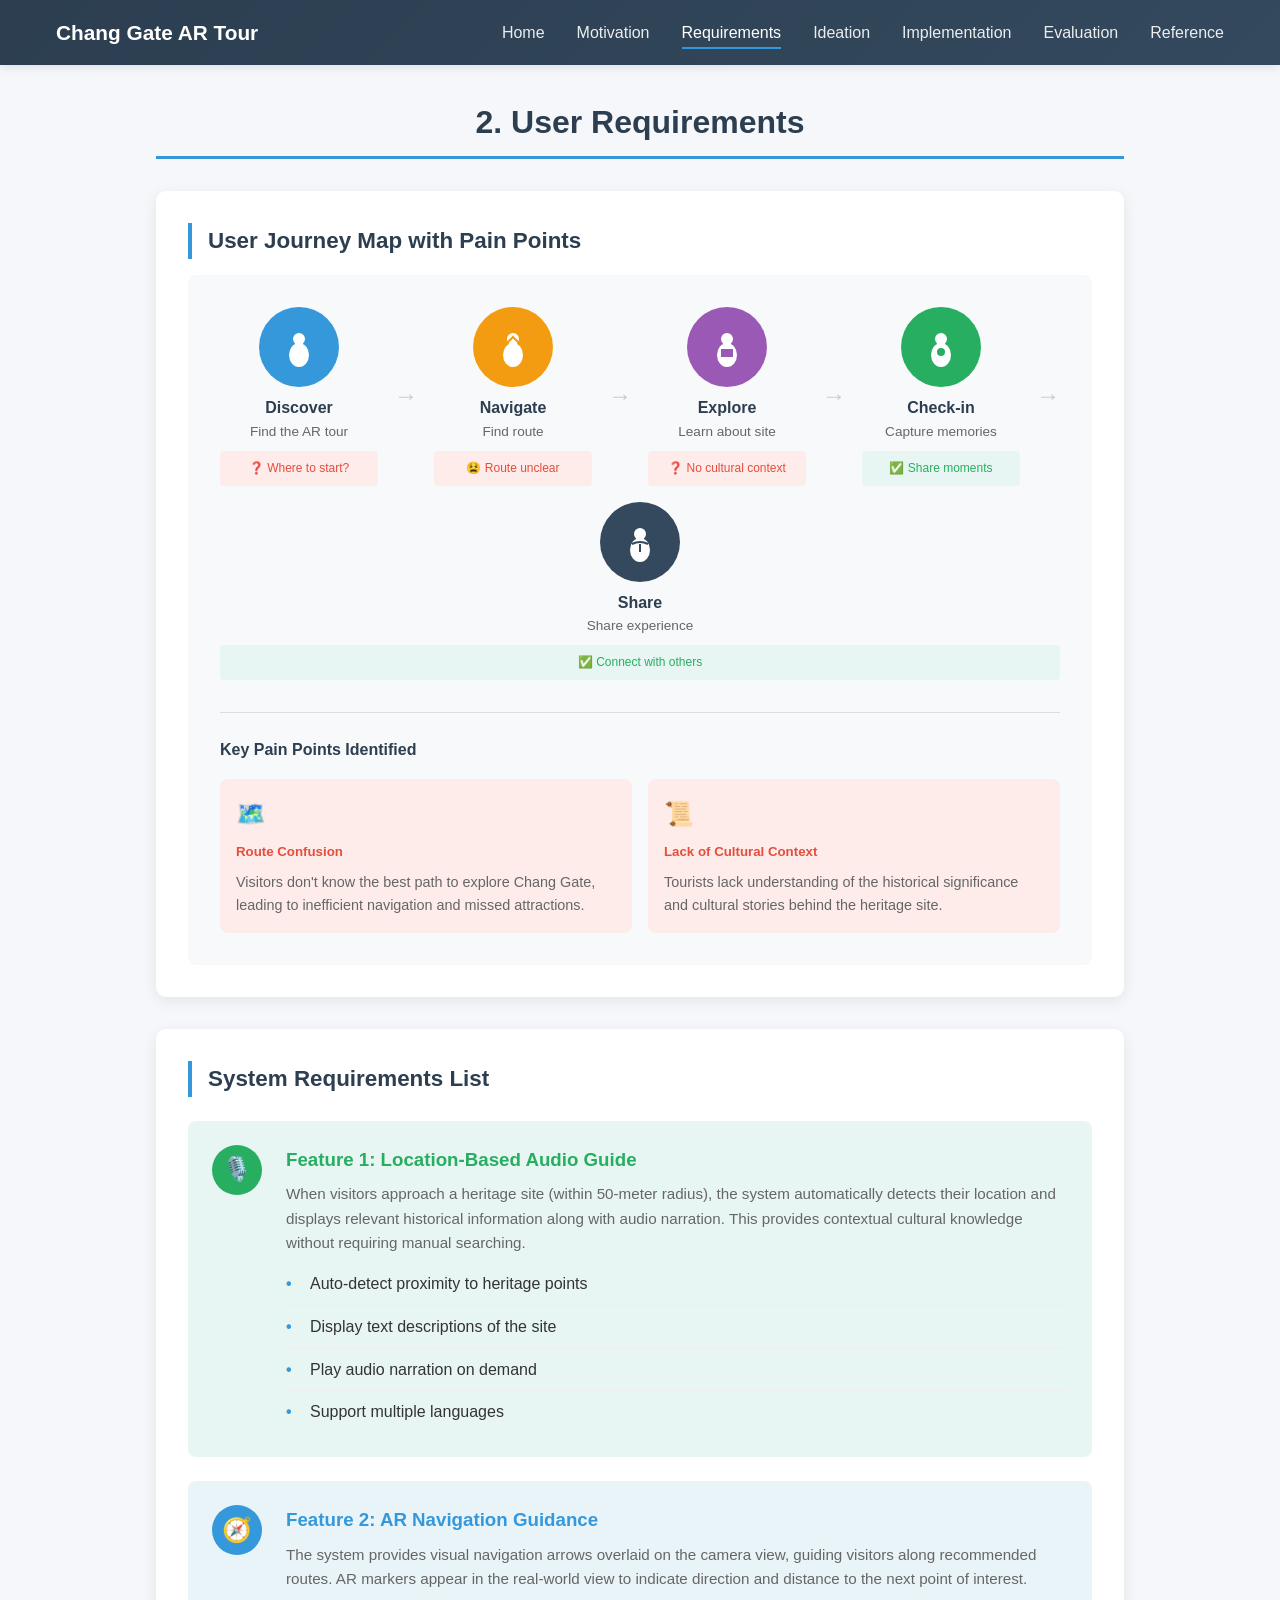
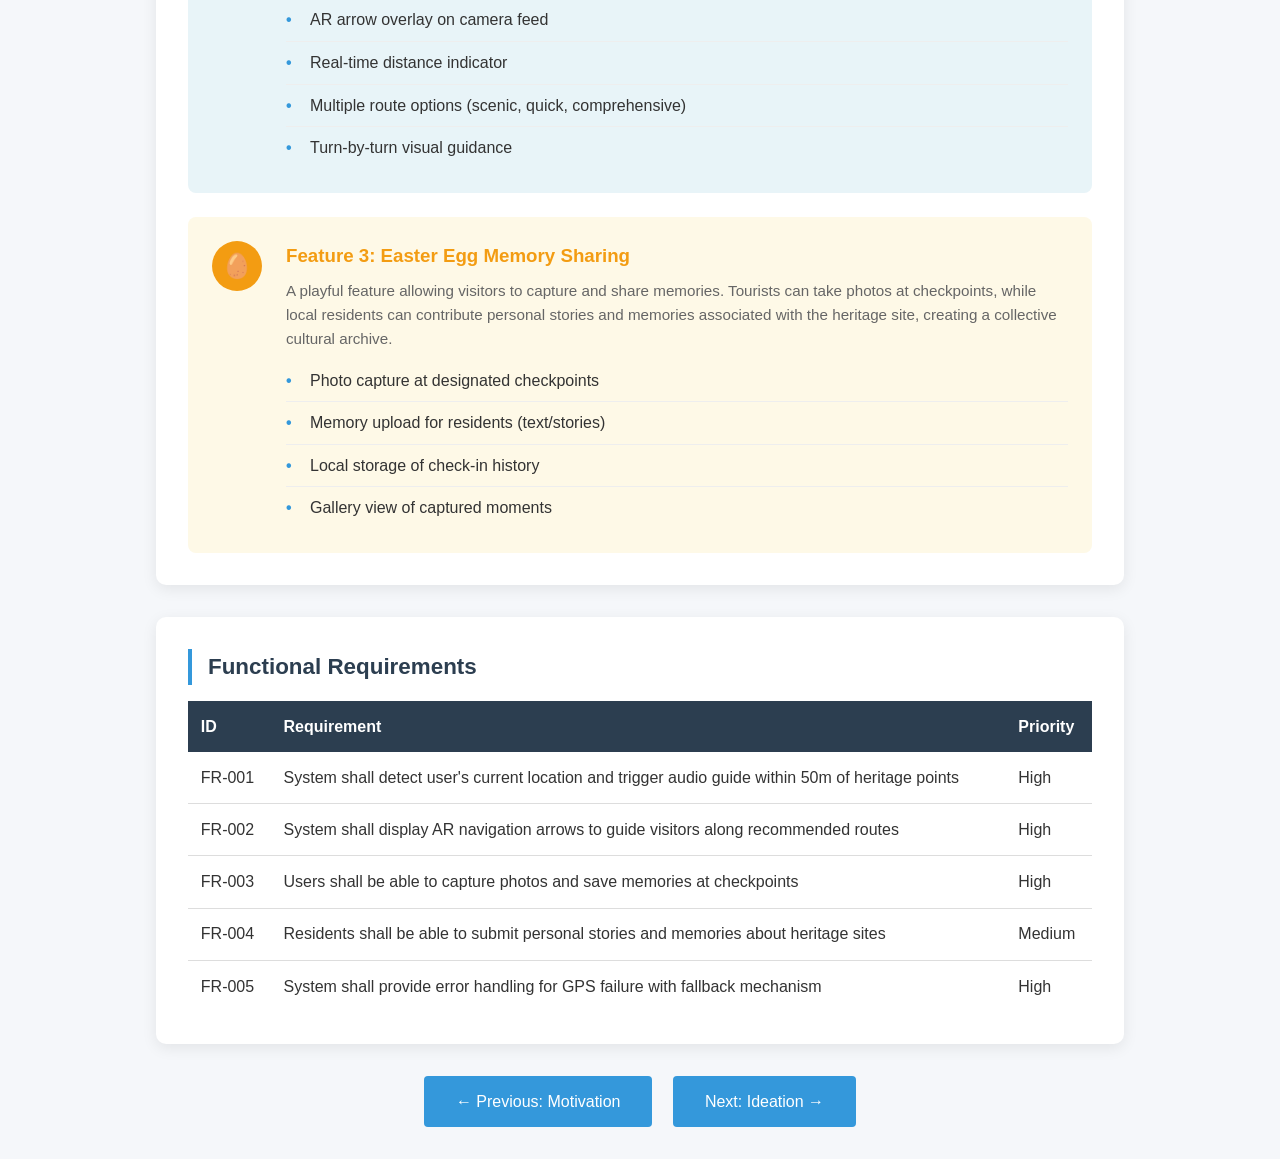
<file: requirements.html>
<!DOCTYPE html>
<html lang="en">
<head>
  <meta charset="UTF-8">
  <meta name="viewport" content="width=device-width, initial-scale=1.0">
  <title>User Requirements - Chang Gate AR Tour</title>
  <link rel="stylesheet" href="style.css">
</head>
<body>
  <nav class="navbar">
    <div class="navbar-container">
      <a href="index.html" class="navbar-logo">Chang Gate AR Tour</a>
      <button class="navbar-toggle" aria-label="Toggle menu">
        <span></span>
        <span></span>
        <span></span>
      </button>
      <ul class="navbar-menu">
        <li><a href="index.html" class="navbar-link">Home</a></li>
        <li><a href="motivation.html" class="navbar-link">Motivation</a></li>
        <li><a href="requirements.html" class="navbar-link active">Requirements</a></li>
        <li><a href="ideation.html" class="navbar-link">Ideation</a></li>
        <li><a href="implementation.html" class="navbar-link">Implementation</a></li>
        <li><a href="evaluation.html" class="navbar-link">Evaluation</a></li>
        <li><a href="reference.html" class="navbar-link">Reference</a></li>
      </ul>
    </div>
  </nav>

  <div class="container">
    <h1 class="section-title">2. User Requirements</h1>

    <div class="card">
      <h2>User Journey Map with Pain Points</h2>
      
      <div style="background: #f8f9fa; padding: 2rem; border-radius: 8px;">
        <div style="display: flex; flex-wrap: wrap; justify-content: space-between; align-items: flex-start; gap: 1rem;">
          <div style="flex: 1; min-width: 140px; text-align: center;">
            <div style="width: 80px; height: 80px; margin: 0 auto 0.5rem; background: #3498db; border-radius: 50%; display: flex; align-items: center; justify-content: center;">
              <svg viewBox="0 0 40 40" style="width: 40px; height: 40px;">
                <circle cx="20" cy="12" r="6" fill="white"/>
                <ellipse cx="20" cy="28" rx="10" ry="12" fill="white"/>
              </svg>
            </div>
            <h4 style="color: #2c3e50;">Discover</h4>
            <p style="font-size: 0.85rem; color: #666;">Find the AR tour</p>
            <div style="background: #fdecea; padding: 0.5rem; border-radius: 4px; margin-top: 0.5rem;">
              <p style="font-size: 0.75rem; color: #e74c3c;">❓ Where to start?</p>
            </div>
          </div>
          
          <div style="color: #ccc; font-size: 1.5rem; align-self: center;">→</div>
          
          <div style="flex: 1; min-width: 140px; text-align: center;">
            <div style="width: 80px; height: 80px; margin: 0 auto 0.5rem; background: #f39c12; border-radius: 50%; display: flex; align-items: center; justify-content: center;">
              <svg viewBox="0 0 40 40" style="width: 40px; height: 40px;">
                <circle cx="20" cy="12" r="6" fill="white"/>
                <ellipse cx="20" cy="28" rx="10" ry="12" fill="white"/>
                <path d="M10 20 L20 10 L30 20" stroke="#f39c12" stroke-width="2" fill="none"/>
              </svg>
            </div>
            <h4 style="color: #2c3e50;">Navigate</h4>
            <p style="font-size: 0.85rem; color: #666;">Find route</p>
            <div style="background: #fdecea; padding: 0.5rem; border-radius: 4px; margin-top: 0.5rem;">
              <p style="font-size: 0.75rem; color: #e74c3c;">😫 Route unclear</p>
            </div>
          </div>
          
          <div style="color: #ccc; font-size: 1.5rem; align-self: center;">→</div>
          
          <div style="flex: 1; min-width: 140px; text-align: center;">
            <div style="width: 80px; height: 80px; margin: 0 auto 0.5rem; background: #9b59b6; border-radius: 50%; display: flex; align-items: center; justify-content: center;">
              <svg viewBox="0 0 40 40" style="width: 40px; height: 40px;">
                <circle cx="20" cy="12" r="6" fill="white"/>
                <ellipse cx="20" cy="28" rx="10" ry="12" fill="white"/>
                <rect x="14" y="22" width="12" height="8" fill="#9b59b6"/>
              </svg>
            </div>
            <h4 style="color: #2c3e50;">Explore</h4>
            <p style="font-size: 0.85rem; color: #666;">Learn about site</p>
            <div style="background: #fdecea; padding: 0.5rem; border-radius: 4px; margin-top: 0.5rem;">
              <p style="font-size: 0.75rem; color: #e74c3c;">❓ No cultural context</p>
            </div>
          </div>
          
          <div style="color: #ccc; font-size: 1.5rem; align-self: center;">→</div>
          
          <div style="flex: 1; min-width: 140px; text-align: center;">
            <div style="width: 80px; height: 80px; margin: 0 auto 0.5rem; background: #27ae60; border-radius: 50%; display: flex; align-items: center; justify-content: center;">
              <svg viewBox="0 0 40 40" style="width: 40px; height: 40px;">
                <circle cx="20" cy="12" r="6" fill="white"/>
                <ellipse cx="20" cy="28" rx="10" ry="12" fill="white"/>
                <circle cx="20" cy="25" r="4" fill="#27ae60"/>
              </svg>
            </div>
            <h4 style="color: #2c3e50;">Check-in</h4>
            <p style="font-size: 0.85rem; color: #666;">Capture memories</p>
            <div style="background: #e8f6f3; padding: 0.5rem; border-radius: 4px; margin-top: 0.5rem;">
              <p style="font-size: 0.75rem; color: #27ae60;">✅ Share moments</p>
            </div>
          </div>
          
          <div style="color: #ccc; font-size: 1.5rem; align-self: center;">→</div>
          
          <div style="flex: 1; min-width: 140px; text-align: center;">
            <div style="width: 80px; height: 80px; margin: 0 auto 0.5rem; background: #34495e; border-radius: 50%; display: flex; align-items: center; justify-content: center;">
              <svg viewBox="0 0 40 40" style="width: 40px; height: 40px;">
                <circle cx="20" cy="12" r="6" fill="white"/>
                <ellipse cx="20" cy="28" rx="10" ry="12" fill="white"/>
                <path d="M12 22 Q20 18 28 22" stroke="#34495e" stroke-width="2" fill="none"/>
                <path d="M20 22 L20 30" stroke="#34495e" stroke-width="2"/>
              </svg>
            </div>
            <h4 style="color: #2c3e50;">Share</h4>
            <p style="font-size: 0.85rem; color: #666;">Share experience</p>
            <div style="background: #e8f6f3; padding: 0.5rem; border-radius: 4px; margin-top: 0.5rem;">
              <p style="font-size: 0.75rem; color: #27ae60;">✅ Connect with others</p>
            </div>
          </div>
        </div>
        
        <div style="margin-top: 2rem; padding-top: 1.5rem; border-top: 1px solid #ddd;">
          <h4 style="color: #2c3e50; margin-bottom: 1rem;">Key Pain Points Identified</h4>
          <div style="display: grid; grid-template-columns: repeat(auto-fit, minmax(250px, 1fr)); gap: 1rem;">
            <div style="background: #fdecea; padding: 1rem; border-radius: 8px;">
              <div style="font-size: 1.5rem; margin-bottom: 0.5rem;">🗺️</div>
              <h5 style="color: #e74c3c; margin-bottom: 0.5rem;">Route Confusion</h5>
              <p style="font-size: 0.9rem; color: #666;">
                Visitors don't know the best path to explore Chang Gate, leading to inefficient navigation and missed attractions.
              </p>
            </div>
            <div style="background: #fdecea; padding: 1rem; border-radius: 8px;">
              <div style="font-size: 1.5rem; margin-bottom: 0.5rem;">📜</div>
              <h5 style="color: #e74c3c; margin-bottom: 0.5rem;">Lack of Cultural Context</h5>
              <p style="font-size: 0.9rem; color: #666;">
                Tourists lack understanding of the historical significance and cultural stories behind the heritage site.
              </p>
            </div>
          </div>
        </div>
      </div>
    </div>

    <div class="card">
      <h2>System Requirements List</h2>
      
      <div style="margin-top: 1.5rem;">
        <div style="background: #e8f6f3; padding: 1.5rem; border-radius: 8px; margin-bottom: 1.5rem;">
          <div style="display: flex; align-items: flex-start; gap: 1.5rem;">
            <div style="width: 50px; height: 50px; background: #27ae60; border-radius: 50%; display: flex; align-items: center; justify-content: center; font-size: 1.5rem; flex-shrink: 0;">🎙️</div>
            <div>
              <h3 style="color: #27ae60; margin-bottom: 0.5rem;">Feature 1: Location-Based Audio Guide</h3>
              <p style="font-size: 0.95rem; color: #666; line-height: 1.6;">
                When visitors approach a heritage site (within 50-meter radius), the system automatically detects their location and displays relevant historical information along with audio narration. This provides contextual cultural knowledge without requiring manual searching.
              </p>
              <ul class="list" style="margin-top: 0.5rem;">
                <li>Auto-detect proximity to heritage points</li>
                <li>Display text descriptions of the site</li>
                <li>Play audio narration on demand</li>
                <li>Support multiple languages</li>
              </ul>
            </div>
          </div>
        </div>
        
        <div style="background: #e8f4f8; padding: 1.5rem; border-radius: 8px; margin-bottom: 1.5rem;">
          <div style="display: flex; align-items: flex-start; gap: 1.5rem;">
            <div style="width: 50px; height: 50px; background: #3498db; border-radius: 50%; display: flex; align-items: center; justify-content: center; font-size: 1.5rem; flex-shrink: 0;">🧭</div>
            <div>
              <h3 style="color: #3498db; margin-bottom: 0.5rem;">Feature 2: AR Navigation Guidance</h3>
              <p style="font-size: 0.95rem; color: #666; line-height: 1.6;">
                The system provides visual navigation arrows overlaid on the camera view, guiding visitors along recommended routes. AR markers appear in the real-world view to indicate direction and distance to the next point of interest.
              </p>
              <ul class="list" style="margin-top: 0.5rem;">
                <li>AR arrow overlay on camera feed</li>
                <li>Real-time distance indicator</li>
                <li>Multiple route options (scenic, quick, comprehensive)</li>
                <li>Turn-by-turn visual guidance</li>
              </ul>
            </div>
          </div>
        </div>
        
        <div style="background: #fef9e7; padding: 1.5rem; border-radius: 8px;">
          <div style="display: flex; align-items: flex-start; gap: 1.5rem;">
            <div style="width: 50px; height: 50px; background: #f39c12; border-radius: 50%; display: flex; align-items: center; justify-content: center; font-size: 1.5rem; flex-shrink: 0;">🥚</div>
            <div>
              <h3 style="color: #f39c12; margin-bottom: 0.5rem;">Feature 3: Easter Egg Memory Sharing</h3>
              <p style="font-size: 0.95rem; color: #666; line-height: 1.6;">
                A playful feature allowing visitors to capture and share memories. Tourists can take photos at checkpoints, while local residents can contribute personal stories and memories associated with the heritage site, creating a collective cultural archive.
              </p>
              <ul class="list" style="margin-top: 0.5rem;">
                <li>Photo capture at designated checkpoints</li>
                <li>Memory upload for residents (text/stories)</li>
                <li>Local storage of check-in history</li>
                <li>Gallery view of captured moments</li>
              </ul>
            </div>
          </div>
        </div>
      </div>
    </div>

    <div class="card">
      <h2>Functional Requirements</h2>
      <table style="width: 100%; border-collapse: collapse; margin-top: 1rem;">
        <thead>
          <tr style="background: #2c3e50; color: white;">
            <th style="padding: 0.8rem; text-align: left;">ID</th>
            <th style="padding: 0.8rem; text-align: left;">Requirement</th>
            <th style="padding: 0.8rem; text-align: left;">Priority</th>
          </tr>
        </thead>
        <tbody>
          <tr style="border-bottom: 1px solid #ddd;">
            <td style="padding: 0.8rem;">FR-001</td>
            <td style="padding: 0.8rem;">System shall detect user's current location and trigger audio guide within 50m of heritage points</td>
            <td style="padding: 0.8rem;">High</td>
          </tr>
          <tr style="border-bottom: 1px solid #ddd;">
            <td style="padding: 0.8rem;">FR-002</td>
            <td style="padding: 0.8rem;">System shall display AR navigation arrows to guide visitors along recommended routes</td>
            <td style="padding: 0.8rem;">High</td>
          </tr>
          <tr style="border-bottom: 1px solid #ddd;">
            <td style="padding: 0.8rem;">FR-003</td>
            <td style="padding: 0.8rem;">Users shall be able to capture photos and save memories at checkpoints</td>
            <td style="padding: 0.8rem;">High</td>
          </tr>
          <tr style="border-bottom: 1px solid #ddd;">
            <td style="padding: 0.8rem;">FR-004</td>
            <td style="padding: 0.8rem;">Residents shall be able to submit personal stories and memories about heritage sites</td>
            <td style="padding: 0.8rem;">Medium</td>
          </tr>
          <tr>
            <td style="padding: 0.8rem;">FR-005</td>
            <td style="padding: 0.8rem;">System shall provide error handling for GPS failure with fallback mechanism</td>
            <td style="padding: 0.8rem;">High</td>
          </tr>
        </tbody>
      </table>
    </div>

    <div style="text-align: center; margin-top: 2rem;">
      <a href="motivation.html" style="display: inline-block; padding: 0.8rem 2rem; background: #3498db; color: white; text-decoration: none; border-radius: 4px; margin-right: 1rem;">
        ← Previous: Motivation
      </a>
      <a href="ideation.html" style="display: inline-block; padding: 0.8rem 2rem; background: #3498db; color: white; text-decoration: none; border-radius: 4px;">
        Next: Ideation →
      </a>
    </div>
  </div>

  <script>
    document.querySelector('.navbar-toggle').addEventListener('click', function() {
      this.classList.toggle('active');
      document.querySelector('.navbar-menu').classList.toggle('active');
    });
  </script>
</body>
</html>
</file>
<file: style.css>
* {
  margin: 0;
  padding: 0;
  box-sizing: border-box;
}

body {
  font-family: 'Segoe UI', Tahoma, Geneva, Verdana, sans-serif;
  line-height: 1.6;
  color: #333;
  background-color: #f5f7fa;
}

/* Navigation Bar */
.navbar {
  background: linear-gradient(135deg, #2c3e50 0%, #34495e 100%);
  padding: 1rem 0;
  position: sticky;
  top: 0;
  z-index: 100;
  box-shadow: 0 2px 10px rgba(0,0,0,0.1);
}

.navbar-container {
  max-width: 1200px;
  margin: 0 auto;
  padding: 0 1rem;
  display: flex;
  justify-content: space-between;
  align-items: center;
}

.navbar-logo {
  color: white;
  font-size: 1.3rem;
  font-weight: bold;
  text-decoration: none;
}

.navbar-toggle {
  display: none;
  flex-direction: column;
  background: none;
  border: none;
  cursor: pointer;
  padding: 0.5rem;
}

.navbar-toggle span {
  width: 25px;
  height: 3px;
  background: white;
  margin: 4px 0;
  transition: 0.3s;
}

.navbar-toggle.active span:nth-child(1) {
  transform: rotate(-45deg) translate(-5px, 6px);
}

.navbar-toggle.active span:nth-child(2) {
  opacity: 0;
}

.navbar-toggle.active span:nth-child(3) {
  transform: rotate(45deg) translate(-5px, -6px);
}

.navbar-menu {
  display: flex;
  list-style: none;
  gap: 2rem;
}

.navbar-link {
  color: rgba(255,255,255,0.9);
  text-decoration: none;
  padding: 0.5rem 0;
  position: relative;
  transition: color 0.3s;
}

.navbar-link:hover,
.navbar-link.active {
  color: white;
}

.navbar-link.active::after {
  content: '';
  position: absolute;
  bottom: 0;
  left: 0;
  width: 100%;
  height: 2px;
  background: #3498db;
}

/* Container */
.container {
  max-width: 1000px;
  margin: 0 auto;
  padding: 2rem 1rem;
}

/* Section Title */
.section-title {
  font-size: 2rem;
  color: #2c3e50;
  margin-bottom: 2rem;
  text-align: center;
  padding-bottom: 0.5rem;
  border-bottom: 3px solid #3498db;
  display: inline-block;
  width: 100%;
}

/* Card */
.card {
  background: white;
  border-radius: 10px;
  padding: 2rem;
  margin-bottom: 2rem;
  box-shadow: 0 4px 15px rgba(0,0,0,0.08);
}

.card h2 {
  color: #2c3e50;
  margin-bottom: 1rem;
  font-size: 1.4rem;
  border-left: 4px solid #3498db;
  padding-left: 1rem;
}

/* Hero Card */
.hero-card {
  text-align: center;
  padding: 3rem 2rem;
}

.hero-title {
  font-size: 2.5rem;
  color: #2c3e50;
  margin-bottom: 0.5rem;
}

.hero-subtitle {
  font-size: 1.3rem;
  color: #3498db;
  margin-bottom: 1rem;
}

.hero-description {
  color: #666;
  font-size: 1.1rem;
  max-width: 600px;
  margin: 0 auto 2rem;
}

.hero-image {
  margin-top: 2rem;
}

/* Navigation Grid */
.nav-grid {
  display: grid;
  grid-template-columns: repeat(auto-fit, minmax(280px, 1fr));
  gap: 1.5rem;
  margin-top: 2rem;
}

.nav-card {
  background: white;
  border-radius: 10px;
  padding: 2rem;
  text-decoration: none;
  color: #333;
  box-shadow: 0 4px 15px rgba(0,0,0,0.08);
  transition: transform 0.3s, box-shadow 0.3s;
  text-align: center;
}

.nav-card:hover {
  transform: translateY(-5px);
  box-shadow: 0 8px 25px rgba(0,0,0,0.15);
}

.nav-card h3 {
  color: #2c3e50;
  margin-bottom: 0.5rem;
  font-size: 1.1rem;
}

.nav-card p {
  color: #666;
  font-size: 0.9rem;
}

/* Code Block */
.code-block {
  background: #2c3e50;
  color: #ecf0f1;
  padding: 1.5rem;
  border-radius: 8px;
  overflow-x: auto;
  margin: 1rem 0;
}

.code-block code {
  font-family: 'Fira Code', 'Consolas', monospace;
  font-size: 0.9rem;
  line-height: 1.6;
}

/* List */
.list {
  list-style: none;
  padding-left: 0;
}

.list li {
  padding: 0.5rem 0;
  padding-left: 1.5rem;
  position: relative;
  border-bottom: 1px solid #eee;
}

.list li:last-child {
  border-bottom: none;
}

.list li::before {
  content: '•';
  position: absolute;
  left: 0;
  color: #3498db;
  font-weight: bold;
}

/* Footer */
.footer {
  background: #2c3e50;
  color: white;
  text-align: center;
  padding: 2rem;
  margin-top: 3rem;
}

/* Responsive Design */
@media (max-width: 768px) {
  .navbar-toggle {
    display: flex;
  }
  
  .navbar-menu {
    position: absolute;
    top: 100%;
    left: 0;
    right: 0;
    background: #2c3e50;
    flex-direction: column;
    padding: 1rem;
    display: none;
  }
  
  .navbar-menu.active {
    display: flex;
  }
  
  .navbar-menu li {
    padding: 0.5rem 0;
  }
  
  .hero-title {
    font-size: 1.8rem;
  }
  
  .nav-grid {
    grid-template-columns: 1fr;
  }
  
  .card {
    padding: 1.5rem;
  }
}

@media (max-width: 480px) {
  .hero-title {
    font-size: 1.5rem;
  }
  
  .hero-subtitle {
    font-size: 1.1rem;
  }
  
  .section-title {
    font-size: 1.5rem;
  }
}
</file>
